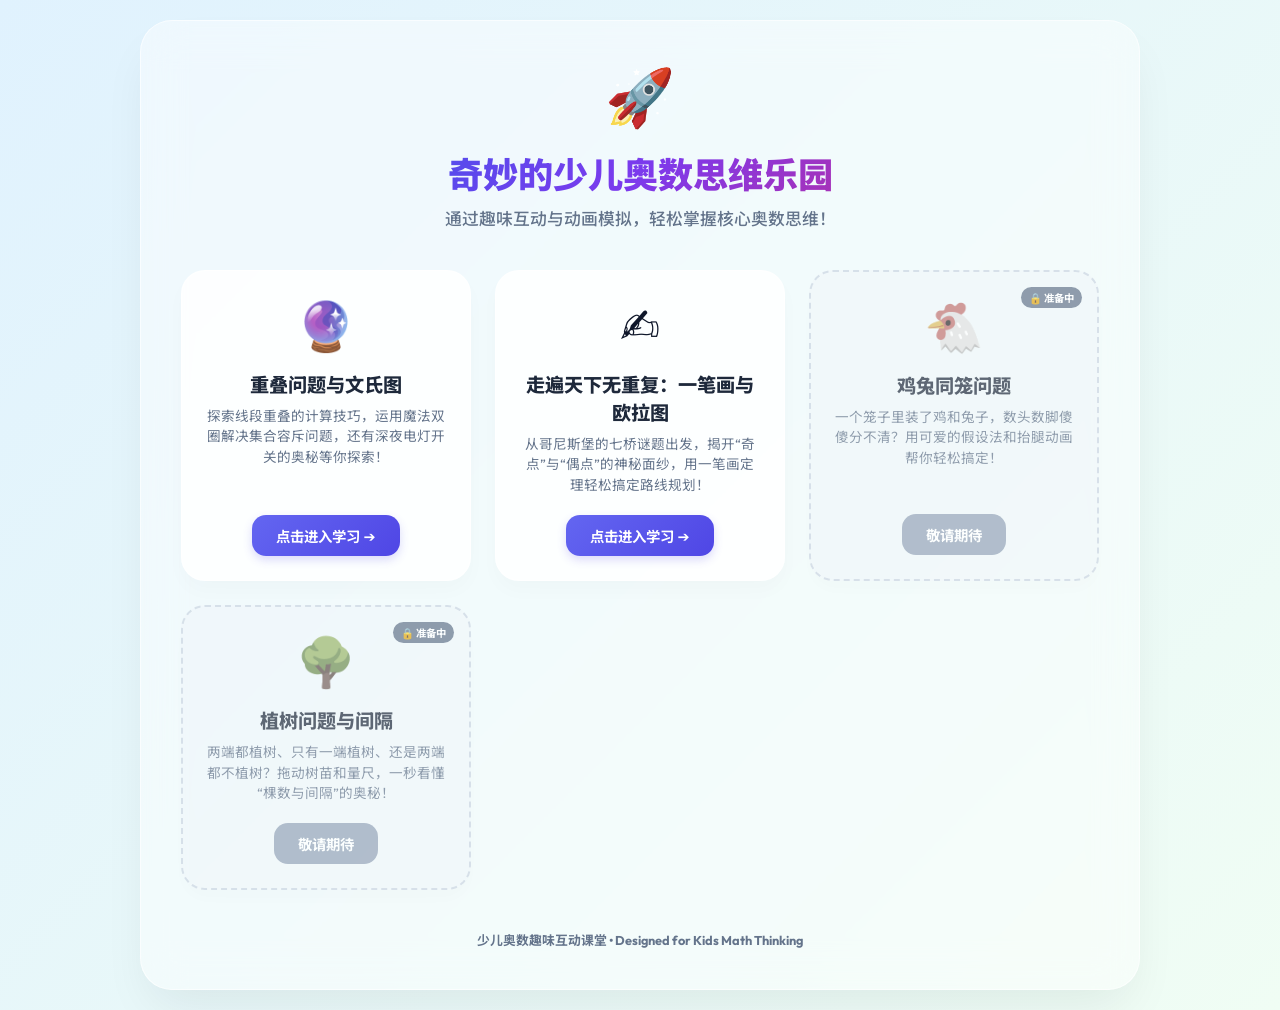
<file: index.html>
<!DOCTYPE html>
<html lang="zh-CN">
<head>
    <meta charset="UTF-8">
    <meta name="viewport" content="width=device-width, initial-scale=1.0">
    <title>奇妙的少儿奥数思维乐园 — 趣味互动课堂</title>
    <!-- Google Fonts -->
    <link rel="preconnect" href="https://fonts.googleapis.com">
    <link rel="preconnect" href="https://fonts.gstatic.com" crossorigin>
    <link href="https://fonts.googleapis.com/css2?family=Noto+Sans+SC:wght@400;700;900&family=Outfit:wght@400;600;800&display=swap" rel="stylesheet">
    <style>
        :root {
            --primary-gradient: linear-gradient(135deg, #6366f1, #4f46e5);
            --bg-gradient: linear-gradient(135deg, #e0f2fe, #f0fdf4);
            --text-main: #0f172a;
            --text-muted: #64748b;
        }

        * {
            box-sizing: border-box;
            margin: 0;
            padding: 0;
        }

        body {
            font-family: 'Outfit', 'Noto Sans SC', system-ui, -apple-system, sans-serif;
            background: var(--bg-gradient);
            color: var(--text-main);
            min-height: 100vh;
            display: flex;
            justify-content: center;
            align-items: center;
            padding: 20px;
        }

        .portal-container {
            width: 100%;
            max-width: 1000px;
            background: rgba(255, 255, 255, 0.45);
            backdrop-filter: blur(20px);
            -webkit-backdrop-filter: blur(20px);
            border: 1px solid rgba(255, 255, 255, 0.6);
            border-radius: 32px;
            padding: 40px;
            box-shadow: 0 25px 50px -12px rgba(15, 23, 42, 0.08);
            text-align: center;
        }

        header {
            margin-bottom: 40px;
        }

        .logo-emoji {
            font-size: 3.5rem;
            animation: float 3s ease-in-out infinite alternate;
            display: inline-block;
        }

        @keyframes float {
            0% { transform: translateY(0) rotate(0deg); }
            100% { transform: translateY(-10px) rotate(5deg); }
        }

        h1 {
            font-size: 2.2rem;
            font-weight: 900;
            margin-top: 15px;
            background: linear-gradient(135deg, #2563eb, #7c3aed, #db2777);
            -webkit-background-clip: text;
            -webkit-text-fill-color: transparent;
        }

        header p {
            font-size: 1.05rem;
            color: var(--text-muted);
            margin-top: 8px;
            font-weight: 500;
        }

        /* 课程网格 */
        .courses-grid {
            display: grid;
            grid-template-columns: repeat(auto-fill, minmax(280px, 1fr));
            gap: 24px;
            margin-bottom: 20px;
        }

        .course-card {
            background: rgba(255, 255, 255, 0.85);
            border: 1px solid rgba(255, 255, 255, 0.7);
            border-radius: 24px;
            padding: 24px;
            display: flex;
            flex-direction: column;
            align-items: center;
            text-align: center;
            box-shadow: 0 10px 20px rgba(15, 23, 42, 0.02);
            transition: all 0.3s cubic-bezier(0.175, 0.885, 0.32, 1.275);
            position: relative;
            overflow: hidden;
        }

        .course-card:hover {
            transform: translateY(-8px);
            box-shadow: 0 20px 30px rgba(79, 70, 229, 0.1);
            border-color: rgba(99, 102, 241, 0.4);
        }

        .course-emoji {
            font-size: 3rem;
            margin-bottom: 15px;
        }

        .course-card h3 {
            font-size: 1.2rem;
            font-weight: 800;
            margin-bottom: 8px;
            color: #1e293b;
        }

        .course-card p {
            font-size: 0.85rem;
            color: var(--text-muted);
            line-height: 1.5;
            margin-bottom: 20px;
            flex-grow: 1;
        }

        .enter-btn {
            display: inline-block;
            text-decoration: none;
            padding: 10px 24px;
            background: var(--primary-gradient);
            color: white;
            border-radius: 14px;
            font-weight: bold;
            font-size: 0.9rem;
            box-shadow: 0 4px 10px rgba(79, 70, 229, 0.2);
            transition: all 0.2s;
        }

        .enter-btn:hover {
            transform: scale(1.05);
            box-shadow: 0 6px 15px rgba(79, 70, 229, 0.35);
        }

        /* 锁定的关卡 */
        .course-card.locked {
            background: rgba(241, 245, 249, 0.6);
            border: 2px dashed #cbd5e1;
            opacity: 0.7;
            cursor: not-allowed;
        }

        .course-card.locked:hover {
            transform: none;
            box-shadow: none;
            border-color: #cbd5e1;
        }

        .lock-badge {
            position: absolute;
            top: 15px;
            right: 15px;
            background: #64748b;
            color: white;
            font-size: 0.65rem;
            padding: 3px 8px;
            border-radius: 20px;
            font-weight: bold;
            display: flex;
            align-items: center;
            gap: 4px;
        }

        .course-card.locked .enter-btn {
            background: #94a3b8;
            box-shadow: none;
            cursor: not-allowed;
        }

        footer {
            margin-top: 40px;
            font-size: 0.8rem;
            color: var(--text-muted);
            font-weight: bold;
        }
    </style>
</head>
<body>
    <div class="portal-container">
        <header>
            <span class="logo-emoji">🚀</span>
            <h1>奇妙的少儿奥数思维乐园</h1>
            <p>通过趣味互动与动画模拟，轻松掌握核心奥数思维！</p>
        </header>

        <div class="courses-grid">
            <!-- 关卡 1: 文氏图 (已上线) -->
            <div class="course-card">
                <div class="course-emoji">🔮</div>
                <h3>重叠问题与文氏图</h3>
                <p>探索线段重叠的计算技巧，运用魔法双圈解决集合容斥问题，还有深夜电灯开关的奥秘等你探索！</p>
                <a href="./文氏图/index.html" class="enter-btn">点击进入学习 ➔</a>
            </div>

            <!-- 关卡 2: 一笔画 (已上线) -->
            <div class="course-card">
                <div class="course-emoji">✍️</div>
                <h3>走遍天下无重复：一笔画与欧拉图</h3>
                <p>从哥尼斯堡的七桥谜题出发，揭开“奇点”与“偶点”的神秘面纱，用一笔画定理轻松搞定路线规划！</p>
                <a href="./一笔画/index.html" class="enter-btn">点击进入学习 ➔</a>
            </div>

            <!-- 关卡 3: 鸡兔同笼 (即将推出) -->
            <div class="course-card locked">
                <div class="lock-badge">🔒 准备中</div>
                <div class="course-emoji" style="filter: grayscale(0.5);">🐔</div>
                <h3>鸡兔同笼问题</h3>
                <p>一个笼子里装了鸡和兔子，数头数脚傻傻分不清？用可爱的假设法和抬腿动画帮你轻松搞定！</p>
                <a href="#" class="enter-btn" onclick="return false;">敬请期待</a>
            </div>

            <!-- 关卡 4: 植树问题 (即将推出) -->
            <div class="course-card locked">
                <div class="lock-badge">🔒 准备中</div>
                <div class="course-emoji" style="filter: grayscale(0.5);">🌳</div>
                <h3>植树问题与间隔</h3>
                <p>两端都植树、只有一端植树、还是两端都不植树？拖动树苗和量尺，一秒看懂“棵数与间隔”的奥秘！</p>
                <a href="#" class="enter-btn" onclick="return false;">敬请期待</a>
            </div>
        </div>

        <footer>
            <p>少儿奥数趣味互动课堂 • Designed for Kids Math Thinking</p>
        </footer>
    </div>
</body>
</html>
</file>
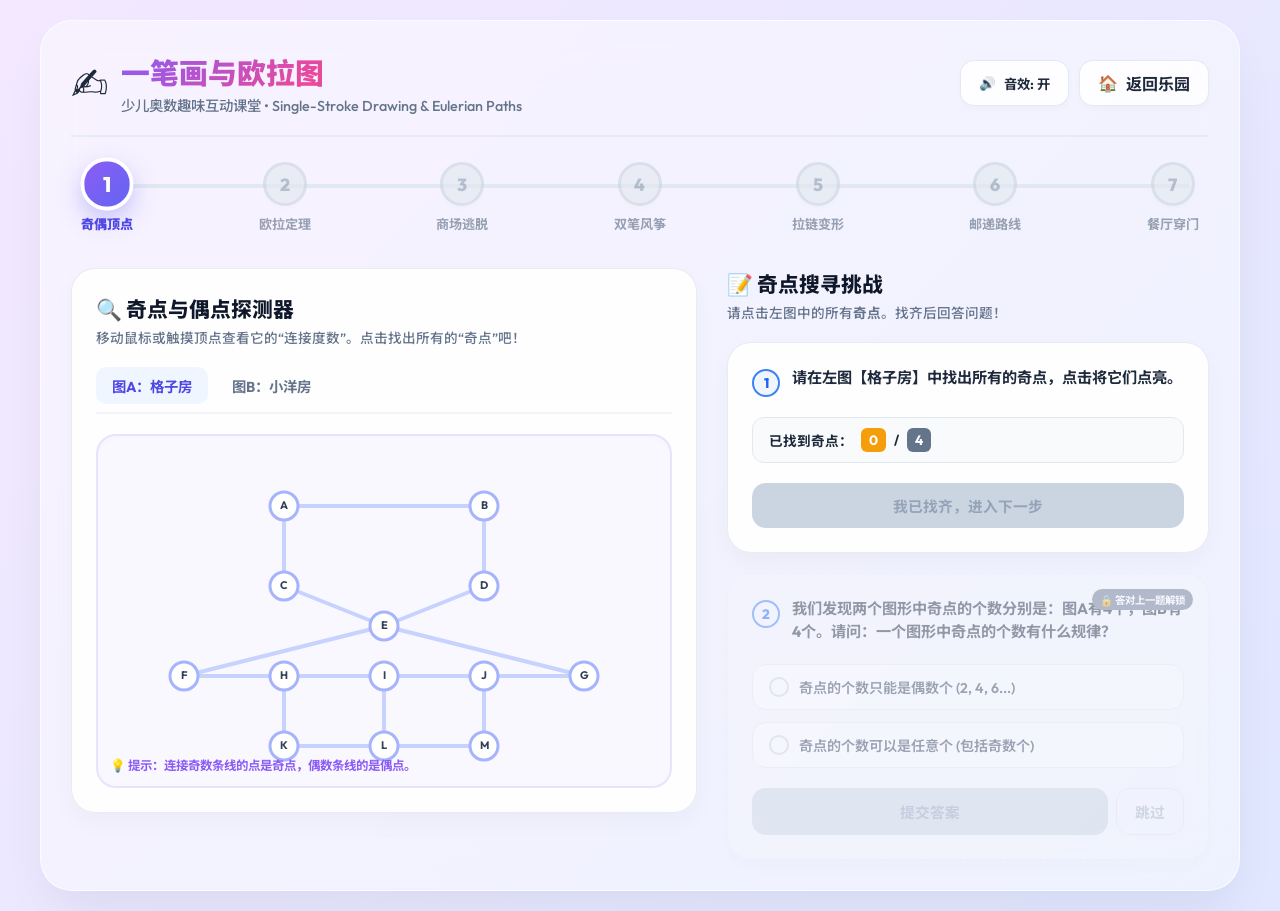
<file: 一笔画/index.html>
<!DOCTYPE html>
<html lang="zh-CN">
<head>
    <meta charset="UTF-8">
    <meta name="viewport" content="width=device-width, initial-scale=1.0">
    <title>走遍天下无重复：一笔画与欧拉图 — 少儿奥数趣味互动课堂</title>
    <!-- Google Fonts -->
    <link rel="preconnect" href="https://fonts.googleapis.com">
    <link rel="preconnect" href="https://fonts.gstatic.com" crossorigin>
    <link href="https://fonts.googleapis.com/css2?family=Noto+Sans+SC:wght@400;500;700;900&family=Outfit:wght@400;600;800&display=swap" rel="stylesheet">
    <link rel="stylesheet" href="style.css">
</head>
<body>
    <div class="app-container">
        <!-- 头部导航 -->
        <header class="app-header">
            <div class="logo">
                <span class="emoji">✍️</span>
                <div class="logo-text">
                    <h1>一笔画与欧拉图</h1>
                    <p>少儿奥数趣味互动课堂 • Single-Stroke Drawing & Eulerian Paths</p>
                </div>
            </div>
            <div class="header-controls">
                <button id="soundToggleBtn" class="glass-btn" title="开关音效">
                    <span class="icon">🔊</span> <span class="label">音效: 开</span>
                </button>
                <a href="../index.html" class="glass-btn back-btn">
                    <span class="icon">🏠</span> <span>返回乐园</span>
                </a>
            </div>
        </header>

        <!-- 关卡进度条 -->
        <nav class="level-nav">
            <div class="level-indicator active" data-level="1">
                <div class="dot">1</div>
                <span>奇偶顶点</span>
            </div>
            <div class="level-indicator locked" data-level="2">
                <div class="dot">2</div>
                <span>欧拉定理</span>
            </div>
            <div class="level-indicator locked" data-level="3">
                <div class="dot">3</div>
                <span>商场逃脱</span>
            </div>
            <div class="level-indicator locked" data-level="4">
                <div class="dot">4</div>
                <span>双笔风筝</span>
            </div>
            <div class="level-indicator locked" data-level="5">
                <div class="dot">5</div>
                <span>拉链变形</span>
            </div>
            <div class="level-indicator locked" data-level="6">
                <div class="dot">6</div>
                <span>邮递路线</span>
            </div>
            <div class="level-indicator locked" data-level="7">
                <div class="dot">7</div>
                <span>餐厅穿门</span>
            </div>
        </nav>

        <!-- 主内容区域 -->
        <main class="main-content">
            
            <!-- LEVEL 1: 认识奇点与偶点 -->
            <section id="level-1" class="level-panel active">
                <div class="panel-layout">
                    <div class="visual-area">
                        <div class="card-header">
                            <h3>🔍 奇点与偶点探测器</h3>
                            <p>移动鼠标或触摸顶点查看它的“连接度数”。点击找出所有的“奇点”吧！</p>
                        </div>
                        <div class="graph-tabs">
                            <button id="l1-tab-a" class="tab-btn active">图A：格子房</button>
                            <button id="l1-tab-b" class="tab-btn">图B：小洋房</button>
                        </div>
                        <div class="interactive-stage">
                            <!-- 画布区 -->
                            <div class="canvas-container">
                                <canvas id="l1-canvas" width="500" height="350"></canvas>
                                <div class="pulse-tip" id="l1-pulse-tip">💡 提示：连接奇数条线的点是奇点，偶数条线的是偶点。</div>
                            </div>
                        </div>
                    </div>

                    <div class="quiz-area">
                        <div class="card-header">
                            <h3>📝 奇点搜寻挑战</h3>
                            <p>请点击左图中的所有<b>奇点</b>。找齐后回答问题！</p>
                        </div>
                        
                        <!-- 阶段一: 找奇点 -->
                        <div class="quiz-card" id="l1-q1-card">
                            <div class="quiz-question">
                                <span class="q-num">1</span>
                                <p id="l1-q1-text">请在左图【格子房】中找出所有的奇点，点击将它们点亮。</p>
                            </div>
                            <div class="status-counter">
                                <span>已找到奇点：</span>
                                <span id="l1-odd-found" class="badge warning">0</span> / <span id="l1-odd-total" class="badge">4</span>
                            </div>
                            <div class="quiz-answer">
                                <button onclick="checkL1ClickPhase()" id="l1-check-btn" class="check-btn" disabled>我已找齐，进入下一步</button>
                            </div>
                            <div class="quiz-feedback" id="l1-feedback-1"></div>
                        </div>

                        <!-- 阶段二: 选择判断 -->
                        <div class="quiz-card locked" id="l1-q2-card">
                            <div class="quiz-question">
                                <span class="q-num">2</span>
                                <p>我们发现两个图形中奇点的个数分别是：图A有4个，图B有4个。请问：一个图形中奇点的个数有什么规律？</p>
                            </div>
                            <div class="radio-group">
                                <label class="radio-label">
                                    <input type="radio" name="l1-q2" value="A" disabled>
                                    <span class="custom-radio"></span>
                                    <span>奇点的个数只能是偶数个 (2, 4, 6...)</span>
                                </label>
                                <label class="radio-label">
                                    <input type="radio" name="l1-q2" value="B" disabled>
                                    <span class="custom-radio"></span>
                                    <span>奇点的个数可以是任意个 (包括奇数个)</span>
                                </label>
                            </div>
                            <div class="quiz-answer">
                                <button id="l1-q2-btn" onclick="checkL1Radio()" class="check-btn" disabled>提交答案</button>
                                <button onclick="skipL1()" class="skip-btn" id="l1-skip-btn" disabled>跳过</button>
                            </div>
                            <div class="quiz-feedback" id="l1-feedback-2"></div>
                        </div>
                    </div>
                </div>
            </section>

            <!-- LEVEL 2: 欧拉的一笔画秘籍 -->
            <section id="level-2" class="level-panel">
                <div class="panel-layout">
                    <div class="visual-area">
                        <div class="card-header">
                            <h3>🪄 一笔画神奇画布</h3>
                            <p>选择一个图形，尝试在画布上“一笔画”画出来！</p>
                        </div>
                        <div class="graph-selector">
                            <button class="selector-btn active" data-graph="butterfly">🦋 蝴蝶</button>
                            <button class="selector-btn" data-graph="fan">🪁 扇子</button>
                            <button class="selector-btn" data-graph="cpipe">🧲 C形管</button>
                            <button class="selector-btn" data-graph="cup">🥛 马克杯</button>
                        </div>
                        <div class="interactive-stage">
                            <div class="canvas-container">
                                <canvas id="l2-canvas" width="500" height="320"></canvas>
                                <div class="canvas-overlay-buttons">
                                    <button id="l2-reset" class="glass-btn mini"><span class="icon">🔄</span> 重画</button>
                                    <button id="l2-explain" class="glass-btn mini warning"><span class="icon">🩺</span> 欧拉医生诊断</button>
                                </div>
                            </div>
                        </div>
                        <!-- 诊断解释面板 -->
                        <div class="explain-box" id="l2-explain-box" style="display:none;">
                            <!-- 动态解释 -->
                        </div>
                    </div>

                    <div class="quiz-area">
                        <div class="card-header">
                            <h3>📝 一笔画规律挑战</h3>
                            <p>试画不同的图形，找出能被一笔画成的奥秘！</p>
                        </div>
                        
                        <div class="quiz-card" id="l2-q1-card">
                            <div class="quiz-question">
                                <span class="q-num">1</span>
                                <p>仔细观察并画一画这四个图形。下面哪个（些）图形可以被“一笔画”画出来？（多选）</p>
                            </div>
                            <div class="checkbox-group">
                                <label class="checkbox-label">
                                    <input type="checkbox" name="l2-q1" value="butterfly">
                                    <span class="custom-checkbox"></span>
                                    <span>蝴蝶 (奇点数: 4)</span>
                                </label>
                                <label class="checkbox-label">
                                    <input type="checkbox" name="l2-q1" value="fan">
                                    <span class="custom-checkbox"></span>
                                    <span>扇子 (奇点数: 4)</span>
                                </label>
                                <label class="checkbox-label">
                                    <input type="checkbox" name="l2-q1" value="cpipe">
                                    <span class="custom-checkbox"></span>
                                    <span>C形管 (奇点数: 2)</span>
                                </label>
                                <label class="checkbox-label">
                                    <input type="checkbox" name="l2-q1" value="cup">
                                    <span class="custom-checkbox"></span>
                                    <span>马克杯 (奇点数: 4)</span>
                                </label>
                            </div>
                            <div class="quiz-answer">
                                <button onclick="checkL2()" class="check-btn">检查答案</button>
                                <button onclick="skipL2()" class="skip-btn">跳过</button>
                            </div>
                            <div class="quiz-feedback" id="l2-feedback"></div>
                            
                            <div class="rule-summary-box" id="l2-rule-summary" style="display:none;">
                                <h4>💡 欧拉一笔画定理：</h4>
                                <p>1. <b>没有奇点（0个奇点）</b>的连通图形：一定可以一笔画，且<b>起点就是终点</b>！</p>
                                <p>2. <b>只有2个奇点</b>的连通图形：一定可以一笔画，但必须<b>从一个奇点出发，画到另一个奇点结束</b>！</p>
                                <p>3. <b>超过2个奇点</b>的图形：<b>绝对无法</b>一笔画完！</p>
                            </div>
                        </div>
                    </div>
                </div>
            </section>

            <!-- LEVEL 3: 商场通道大搜救 -->
            <section id="level-3" class="level-panel">
                <div class="panel-layout">
                    <div class="visual-area">
                        <div class="card-header">
                            <h3>🛒 商场迷宫一笔画</h3>
                            <p>顾客想不重复地走遍商场的每条通道。拖动顾客头像开始走吧！</p>
                        </div>
                        <div class="interactive-stage">
                            <div class="canvas-container">
                                <canvas id="l3-canvas" width="500" height="350"></canvas>
                                <div class="canvas-overlay-buttons">
                                    <button id="l3-reset" class="glass-btn mini"><span class="icon">🔄</span> 重新走</button>
                                </div>
                                <div class="visitor-bubble" id="l3-bubble" style="display:none;"></div>
                            </div>
                        </div>
                    </div>

                    <div class="quiz-area">
                        <div class="card-header">
                            <h3>📝 逃脱规划思考</h3>
                            <p>应用欧拉定理，规划出正确的进出大门吧！</p>
                        </div>
                        
                        <div class="quiz-card" id="l3-q1-card">
                            <div class="quiz-question">
                                <span class="q-num">1</span>
                                <p>这个商场平面图中，哪些点是<b>奇点</b>？要想一次不重复走完所有通道，应该从哪几个门进出？</p>
                            </div>
                            <div class="radio-group">
                                <label class="radio-label">
                                    <input type="radio" name="l3-q1" value="A">
                                    <span class="custom-radio"></span>
                                    <span>A和E是奇点，A进E出</span>
                                </label>
                                <label class="radio-label">
                                    <input type="radio" name="l3-q1" value="B">
                                    <span class="custom-radio"></span>
                                    <span>C和D是奇点，C进D出 (或D进C出)</span>
                                </label>
                                <label class="radio-label">
                                    <input type="radio" name="l3-q1" value="C">
                                    <span class="custom-radio"></span>
                                    <span>全部是偶点，任何门进出都可以</span>
                                </label>
                            </div>
                            <div class="quiz-answer">
                                <button onclick="checkL3()" class="check-btn">检查并解锁画线</button>
                                <button onclick="skipL3()" class="skip-btn">跳过</button>
                            </div>
                            <div class="quiz-feedback" id="l3-feedback"></div>
                            <div class="hint-action" id="l3-hint-action" style="display:none;">
                                <p class="success-text">🎉 答对啦！因为C和D是仅有的两个奇点，所以必须从C出发，在D结束（或反过来）。请在左图拖动小人走一遍吧！</p>
                            </div>
                        </div>
                    </div>
                </div>
            </section>

            <!-- LEVEL 4: 双色两笔画风筝 -->
            <section id="level-4" class="level-panel">
                <div class="panel-layout">
                    <div class="visual-area">
                        <div class="card-header">
                            <h3>🪁 风筝多笔画挑战</h3>
                            <p>试着用最少的笔数把风筝画完！第一笔是蓝色，第二笔是紫色哦！</p>
                        </div>
                        <div class="interactive-stage">
                            <div class="canvas-container">
                                <canvas id="l4-canvas" width="500" height="350"></canvas>
                                <div class="canvas-overlay-buttons">
                                    <button id="l4-reset" class="glass-btn mini"><span class="icon">🔄</span> 重来</button>
                                    <button id="l4-next-stroke" class="glass-btn mini primary" disabled><span class="icon">✏️</span> 开始下一笔</button>
                                </div>
                            </div>
                        </div>
                    </div>

                    <div class="quiz-area">
                        <div class="card-header">
                            <h3>📝 笔数计算与绘制</h3>
                            <p>多奇点图形要用几笔画完呢？这里有神奇的公式！</p>
                        </div>
                        
                        <div class="quiz-card" id="l4-q1-card">
                            <div class="quiz-question">
                                <span class="q-num">1</span>
                                <p>仔细观察左边的风筝。数数它有几个奇点？这个风筝至少需要几笔才能全部画出来？</p>
                            </div>
                            <div class="input-row">
                                <span>奇点数：</span>
                                <input type="number" id="l4-input-odds" placeholder="输入数量">
                                <span>个， 至少需要：</span>
                                <input type="number" id="l4-input-strokes" placeholder="输入笔数">
                                <span>笔</span>
                            </div>
                            <div class="quiz-answer">
                                <button onclick="checkL4Answers()" class="check-btn">检查答案</button>
                                <button onclick="skipL4()" class="skip-btn">跳过</button>
                            </div>
                            <div class="quiz-feedback" id="l4-feedback"></div>
                            
                            <div class="rule-summary-box" id="l4-rule-summary" style="display:none;">
                                <h4>💡 奇数点与多笔画定理：</h4>
                                <p>如果一个连通图形有 $2k$ 个奇点，那么画完它最少需要 **$k$ 笔**！</p>
                                <p class="formula-box-inline">最小笔数 = 奇点数 ÷ 2</p>
                                <p>所以这个风筝有 **4** 个奇点，最少需要 **4 ÷ 2 = 2 笔** 就能画完！请在左侧挑战“用2笔走完所有线条”吧！</p>
                            </div>
                        </div>
                    </div>
                </div>
            </section>

            <!-- LEVEL 5: 盒子的“拉链”变形记 -->
            <section id="level-5" class="level-panel">
                <div class="panel-layout">
                    <div class="visual-area">
                        <div class="card-header">
                            <h3>📦 立体魔盒：拉链与剪刀</h3>
                            <p>点击切换模式，添加或剪断线段。看顶点如何由红变绿，把它改造成能一笔画的图形！</p>
                        </div>
                        <div class="tool-selector">
                            <button id="l5-tool-add" class="tab-btn active">➕ 增加线段 (拉链模式)</button>
                            <button id="l5-tool-del" class="tab-btn">✂️ 剪断线段 (剪刀模式)</button>
                            <button id="l5-reset" class="glass-btn mini" style="margin-left: auto;">🔄 重置盒子</button>
                        </div>
                        <div class="interactive-stage">
                            <div class="canvas-container">
                                <canvas id="l5-canvas" width="500" height="350"></canvas>
                                <div class="status-counter-floating">
                                    <span>当前奇点数：</span>
                                    <span id="l5-odds-count" class="badge error">8</span>
                                    <span>，是否能一笔画：</span>
                                    <span id="l5-draw-status" class="badge">不能 ❌</span>
                                </div>
                            </div>
                        </div>
                    </div>

                    <div class="quiz-area">
                        <div class="card-header">
                            <h3>📝 改良图形大挑战</h3>
                            <p>找出最少添加或去掉线段的方案！</p>
                        </div>
                        
                        <div class="quiz-card" id="l5-q1-card">
                            <div class="quiz-question">
                                <span class="q-num">1</span>
                                <p>小明画的这个盒子有 8 个奇点。要想一笔画完它：<br>
                                ① 若要<b>去掉</b>线段，最少去掉几条？<br>
                                ② 若要<b>增加</b>线段，最少增加几条？</p>
                            </div>
                            <div class="input-row">
                                <span>最少去掉：</span>
                                <input type="number" id="l5-input-del" placeholder="数量">
                                <span>条； 最少增加：</span>
                                <input type="number" id="l5-input-add" placeholder="数量">
                                <span>条</span>
                            </div>
                            <div class="quiz-answer">
                                <button onclick="checkL5Answers()" class="check-btn">检查答案</button>
                                <button onclick="skipL5()" class="skip-btn">跳过</button>
                            </div>
                            <div class="quiz-feedback" id="l5-feedback"></div>
                            
                            <div class="rule-summary-box" id="l5-rule-summary" style="display:none;">
                                <h4>💡 奇偶转换原理：</h4>
                                <p>增加或减少一条线段，会<b>同时改变它连接的两个端点的度数奇偶性</b>。</p>
                                <p>图中有8个奇点，一笔画最多只允许有2个奇点。因此我们需要消除 **8 - 2 = 6** 个奇点。</p>
                                <p>因为每一条线段的改变可以消去 2 个奇点，所以最少需要改变 **6 ÷ 2 = 3** 条线段！请在左侧点击连线/删线试一试！</p>
                            </div>
                        </div>
                    </div>
                </div>
            </section>

            <!-- LEVEL 6: 城市清道夫与里程表 -->
            <section id="level-6" class="level-panel">
                <div class="panel-layout">
                    <div class="visual-area">
                        <div class="card-header">
                            <h3>🚚 最佳邮递/清扫路线模拟</h3>
                            <p>清扫车/邮递员必须从“邮局”出发，走遍所有街道并<b>回到邮局</b>。点击街道使车重复走一遍，把所有奇点消灭吧！</p>
                        </div>
                        <div class="interactive-stage">
                            <div class="canvas-container">
                                <canvas id="l6-canvas" width="500" height="350"></canvas>
                                <div class="canvas-overlay-buttons">
                                    <button id="l6-reset" class="glass-btn mini"><span class="icon">🔄</span> 重置路线</button>
                                </div>
                            </div>
                        </div>
                        <!-- 里程表和奇点监控 -->
                        <div class="dashboard-box">
                            <div class="dashboard-item">
                                <span class="dash-label">剩余奇点数</span>
                                <span class="dash-value" id="l6-odds-val">8</span>
                                <span class="dash-unit">个 (目标: 0)</span>
                            </div>
                            <div class="dashboard-item">
                                <span class="dash-label">重复路程</span>
                                <span class="dash-value text-warn" id="l6-dup-val">0</span>
                                <span class="dash-unit">km</span>
                            </div>
                            <div class="dashboard-item">
                                <span class="dash-label">总行驶里程</span>
                                <div class="odometer-container">
                                    <span class="dash-value text-success" id="l6-total-val">26</span>
                                </div>
                                <span class="dash-unit">km (最优: 30)</span>
                            </div>
                        </div>
                    </div>

                    <div class="quiz-area">
                        <div class="card-header">
                            <h3>📝 邮政路线最优化</h3>
                            <p>算出最佳全程，帮邮递员叔叔省省力吧！</p>
                        </div>
                        
                        <div class="quiz-card" id="l6-q1-card">
                            <div class="quiz-question">
                                <span class="q-num">1</span>
                                <p>由于需要走遍每条街并回到邮局，所以图中不能有奇点（所有点在重复走后必须变成偶点）。要想重复走的路程最短，全程一共是多少千米？</p>
                            </div>
                            <div class="quiz-answer">
                                <input type="number" id="l6-input-ans" placeholder="输入数字">
                                <span>千米</span>
                                <button onclick="checkL6Answers()" class="check-btn">检查答案</button>
                                <button onclick="skipL6()" class="skip-btn">跳过</button>
                            </div>
                            <div class="quiz-feedback" id="l6-feedback"></div>
                            
                            <div class="rule-summary-box" id="l6-rule-summary" style="display:none;">
                                <h4>💡 最佳邮路秘籍：</h4>
                                <p>为了使所有8个奇点变成偶点，我们需要在奇点之间重复连线（重复清扫）。要想重复距离最短，应该配对距离最近 of 奇点：</p>
                                <p>1. 上方横向重复 1km，下方横向重复 1km。</p>
                                <p>2. 右侧环形盒子的左右两个竖段各重复 1km。</p>
                                <p>重复的总长度为 **4km**。所以最短全程为原始总长 **26km + 4km = 30km**！请在左侧点击重复路线，让奇点数归零吧！</p>
                            </div>
                        </div>
                    </div>
                </div>
            </section>

            <!-- LEVEL 7: 小吃货穿门挑战 -->
            <section id="level-7" class="level-panel">
                <div class="panel-layout">
                    <div class="visual-area">
                        <div class="card-header">
                            <h3>🐰 餐厅小吃货穿门大冒险</h3>
                            <p>餐厅有5个小厅和9扇门。你可以选择关闭某一扇门，然后带兔子吃光其余所有门上的饼干！</p>
                        </div>
                        <div class="interactive-stage">
                            <div class="canvas-container">
                                <canvas id="l7-canvas" width="500" height="350"></canvas>
                                <div class="canvas-overlay-buttons">
                                    <button id="l7-reset" class="glass-btn mini"><span class="icon">🔄</span> 重置关卡</button>
                                </div>
                                <div class="visitor-bubble" id="l7-bubble" style="display:none;"></div>
                            </div>
                        </div>
                    </div>

                    <div class="quiz-area">
                        <div class="card-header">
                            <h3>📝 迷宫改造师</h3>
                            <p>分析房间门数，做出你的选择！</p>
                        </div>
                        
                        <div class="quiz-card" id="l7-q1-card">
                            <div class="quiz-question">
                                <span class="q-num">1</span>
                                <p>从入口1（D房）进入餐厅，能否一次不重复穿过所有9扇门？如果不能，关闭哪一扇门就可以办到？</p>
                            </div>
                            <div class="radio-group">
                                <label class="radio-label">
                                    <input type="radio" name="l7-q1" value="no-close">
                                    <span class="custom-radio"></span>
                                    <span>可以直接走完，不需要关门</span>
                                </label>
                                <label class="radio-label">
                                    <input type="radio" name="l7-q1" value="close-3">
                                    <span class="custom-radio"></span>
                                    <span>不能走完，必须关闭3号门 (或4号门)</span>
                                </label>
                                <label class="radio-label">
                                    <input type="radio" name="l7-q1" value="close-7">
                                    <span class="custom-radio"></span>
                                    <span>不能走完，必须关闭7号门 (或6号门)</span>
                                </label>
                            </div>
                            <div class="quiz-answer">
                                <button onclick="checkL7Answers()" class="check-btn">确定选择并改造餐厅</button>
                                <button onclick="skipL7()" class="skip-btn">跳过</button>
                            </div>
                            <div class="quiz-feedback" id="l7-feedback"></div>
                            
                            <div class="rule-summary-box" id="l7-rule-summary" style="display:none;">
                                <h4>💡 穿门挑战原理解密：</h4>
                                <p>将五个大厅和室外看作点，门看作线。我们统计各房间的门数（度数）：</p>
                                <p>- 室外: 1扇门 (奇)；A厅: 3扇门 (奇)；B厅: 3扇门 (奇)；E厅: 3扇门 (奇)。共有 4 个奇点，因此无法直接一笔画。</p>
                                <p>如果要能从入口1（室外）出发走完：室外（奇点，度数1）必须保留为起点。因此我们需要把剩下的 A, B, E 三个奇点中的两个变成偶点。</p>
                                <p>关闭 A 和 B 之间的 **3号门**（或 B 和 E 之间的 **4号门**），可以把它们的门数都减少1，变成偶点！这样就只剩下室外 and 另一个厅是奇点，大功告成！快点击左图对应的门关闭，然后拖动兔子完成路线吧！</p>
                            </div>
                        </div>
                    </div>
                </div>
            </main>

            <!-- 通关贺卡 (全课通关时显示) -->
            <div class="victory-overlay" id="victoryOverlay" style="display:none;">
                <div class="victory-card">
                    <span class="trophy">🏆</span>
                    <h2>恭喜通关《一笔画与欧拉图》！</h2>
                    <p>你已经完全掌握了“奇点”与“偶点”的奥秘，解开了哥尼斯堡七桥的历史难题，还帮邮递员规划了最佳路线！你真是太棒了！</p>
                    <button onclick="restartCourse()" class="glass-btn primary">再玩一次</button>
                </div>
            </div>
        </div>
    </div>

    <!-- 粒子爆炸画布 -->
    <canvas id="particle-canvas" style="position:fixed; top:0; left:0; pointer-events:none; z-index:9999; width:100%; height:100%;"></canvas>

    <script src="script.js"></script>
</body>
</html>
</file>
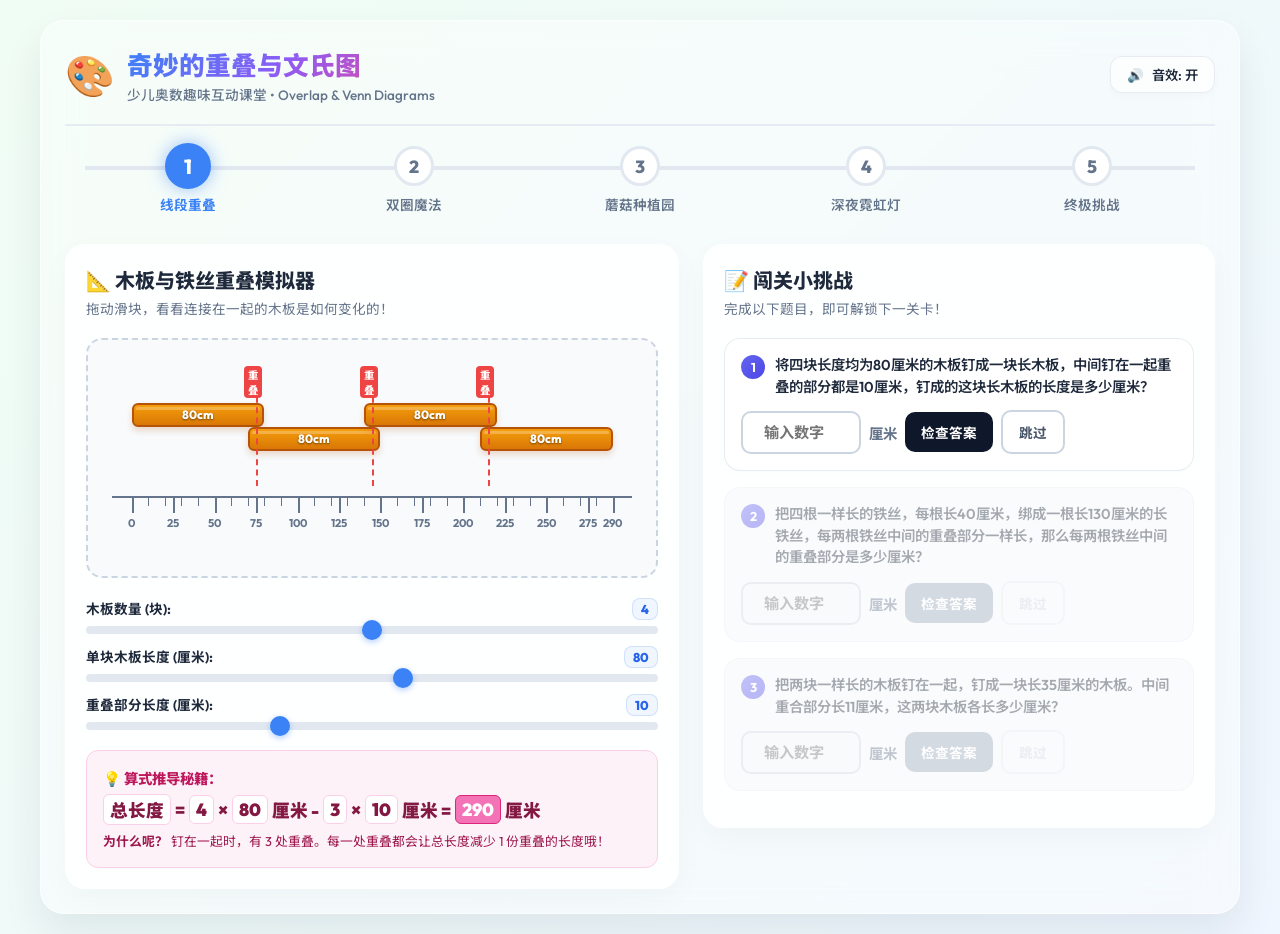
<file: 文氏图/index.html>
<!DOCTYPE html>
<html lang="zh-CN">
<head>
    <meta charset="UTF-8">
    <meta name="viewport" content="width=device-width, initial-scale=1.0">
    <title>奇妙的重叠与文氏图 — 少儿奥数趣味互动课堂</title>
    <!-- Google Fonts -->
    <link rel="preconnect" href="https://fonts.googleapis.com">
    <link rel="preconnect" href="https://fonts.gstatic.com" crossorigin>
    <link href="https://fonts.googleapis.com/css2?family=Noto+Sans+SC:wght@400;500;700;900&family=Outfit:wght@400;600;800&display=swap" rel="stylesheet">
    <link rel="stylesheet" href="style.css">
</head>
<body>
    <div class="app-container">
        <!-- 头部导航 -->
        <header class="app-header">
            <div class="logo">
                <span class="emoji">🎨</span>
                <div class="logo-text">
                    <h1>奇妙的重叠与文氏图</h1>
                    <p>少儿奥数趣味互动课堂 • Overlap & Venn Diagrams</p>
                </div>
            </div>
            <div class="sound-control">
                <button id="soundToggleBtn" class="glass-btn" title="开关音效">
                    <span class="icon">🔊</span> <span class="label">音效: 开</span>
                </button>
            </div>
        </header>

        <!-- 关卡进度条 -->
        <nav class="level-nav">
            <div class="level-indicator active" data-level="1">
                <div class="dot">1</div>
                <span>线段重叠</span>
            </div>
            <div class="level-indicator" data-level="2">
                <div class="dot">2</div>
                <span>双圈魔法</span>
            </div>
            <div class="level-indicator" data-level="3">
                <div class="dot">3</div>
                <span>蘑菇种植园</span>
            </div>
            <div class="level-indicator" data-level="4">
                <div class="dot">4</div>
                <span>深夜霓虹灯</span>
            </div>
            <div class="level-indicator" data-level="5">
                <div class="dot">5</div>
                <span>终极挑战</span>
            </div>
        </nav>

        <!-- 主内容区域 -->
        <main class="main-content">
            
            <!-- LEVEL 1: 线段重叠的秘密 -->
            <section id="level-1" class="level-panel active">
                <div class="panel-layout">
                    <div class="visual-area">
                        <div class="card-header">
                            <h3>📐 木板与铁丝重叠模拟器</h3>
                            <p>拖动滑块，看看连接在一起的木板是如何变化的！</p>
                        </div>
                        <div class="interactive-stage">
                            <!-- 木板动画画布 -->
                            <div class="wooden-board-simulator">
                                <div class="board-container" id="boardContainer">
                                    <!-- JS 动态渲染木板 -->
                                </div>
                                <div class="ruler-x" id="rulerX">
                                    <!-- 刻度尺 -->
                                </div>
                            </div>
                        </div>
                        <!-- 控制面板 -->
                        <div class="control-box">
                            <div class="control-group">
                                <label for="boardCountRange">木板数量 (块): <span id="boardCountVal" class="badge">4</span></label>
                                <input type="range" id="boardCountRange" min="2" max="6" value="4" step="1">
                            </div>
                            <div class="control-group">
                                <label for="boardLengthRange">单块木板长度 (厘米): <span id="boardLengthVal" class="badge">80</span></label>
                                <input type="range" id="boardLengthRange" min="30" max="120" value="80" step="5">
                            </div>
                            <div class="control-group">
                                <label for="overlapRange">重叠部分长度 (厘米): <span id="overlapVal" class="badge">10</span></label>
                                <input type="range" id="overlapRange" min="0" max="30" value="10" step="1">
                            </div>
                        </div>
                        <!-- 动态算式 -->
                        <div class="formula-box">
                            <div class="formula-title">💡 算式推导秘籍：</div>
                            <div class="formula-text">
                                <span class="calc-part">总长度</span> = 
                                <span class="calc-part" id="f-count">4</span> × <span class="calc-part" id="f-length">80</span> 厘米 - 
                                <span class="calc-part" id="f-overlap-count">3</span> × <span class="calc-part" id="f-overlap">10</span> 厘米 = 
                                <span class="calc-part result" id="f-result">290</span> 厘米
                            </div>
                            <div class="formula-explain">
                                <b>为什么呢？</b> 钉在一起时，有 <span id="f-overlap-count-text">3</span> 处重叠。每一处重叠都会让总长度减少 1 份重叠的长度哦！
                            </div>
                        </div>
                    </div>

                    <div class="quiz-area">
                        <div class="card-header">
                            <h3>📝 闯关小挑战</h3>
                            <p>完成以下题目，即可解锁下一关卡！</p>
                        </div>
                        
                        <!-- 题目 1 -->
                        <div class="quiz-card" id="q1-card">
                            <div class="quiz-question">
                                <span class="q-num">1</span>
                                <p>将四块长度均为80厘米的木板钉成一块长木板，中间钉在一起重叠的部分都是10厘米，钉成的这块长木板的长度是多少厘米？</p>
                            </div>
                            <div class="quiz-answer">
                                <input type="number" id="q1-input" placeholder="输入数字">
                                <span>厘米</span>
                                <button onclick="checkQuestion('q1', 290)" class="check-btn">检查答案</button>
                                <button onclick="skipQuestion('q1', 290)" class="skip-btn">跳过</button>
                            </div>
                            <div class="quiz-feedback" id="q1-feedback"></div>
                        </div>

                        <!-- 题目 2 -->
                        <div class="quiz-card locked" id="q2-card">
                            <div class="quiz-question">
                                <span class="q-num">2</span>
                                <p>把四根一样长的铁丝，每根长40厘米，绑成一根长130厘米的长铁丝，每两根铁丝中间的重叠部分一样长，那么每两根铁丝中间的重叠部分是多少厘米？</p>
                            </div>
                            <div class="quiz-answer">
                                <input type="number" id="q2-input" placeholder="输入数字" disabled>
                                <span>厘米</span>
                                <button onclick="checkQuestion('q2', 10)" class="check-btn" disabled>检查答案</button>
                                <button onclick="skipQuestion('q2', 10)" class="skip-btn" disabled>跳过</button>
                            </div>
                            <div class="quiz-feedback" id="q2-feedback"></div>
                        </div>

                        <!-- 题目 3 -->
                        <div class="quiz-card locked" id="q3-card">
                            <div class="quiz-question">
                                <span class="q-num">3</span>
                                <p>把两块一样长的木板钉在一起，钉成一块长35厘米的木板。中间重合部分长11厘米，这两块木板各长多少厘米？</p>
                            </div>
                            <div class="quiz-answer">
                                <input type="number" id="q3-input" placeholder="输入数字" disabled>
                                <span>厘米</span>
                                <button onclick="checkQuestion('q3', 23)" class="check-btn" disabled>检查答案</button>
                                <button onclick="skipQuestion('q3', 23)" class="skip-btn" disabled>跳过</button>
                            </div>
                            <div class="quiz-feedback" id="q3-feedback"></div>
                            <!-- 题目3 专用的交互解密按钮 -->
                            <div class="hint-action" style="display:none;" id="q3-hint-action">
                                <button onclick="toggleQ3Demo()" class="hint-btn">💡 点击查看动画解密</button>
                                <div class="q3-demo-box" id="q3DemoBox" style="display:none;">
                                    <div class="q3-wood-row">
                                        <div class="q3-board" style="width: 115px;">木板 A (23)</div>
                                        <div class="q3-board" style="width: 115px; margin-left: -55px;">木板 B (23)</div>
                                    </div>
                                    <div class="q3-arrow-row">
                                        <span>←--------- 钉成总长 35 厘米 ---------→</span>
                                    </div>
                                    <p class="explain-text">如果我们将重合部分（11厘米）再多加一份，正好可以拼成两块完整的木板！</p>
                                    <p class="formula-text">两块木板的总长度 = 35 + 11 = 46 厘米<br>单块木板的长度 = 46 ÷ 2 = 23 厘米</p>
                                </div>
                            </div>
                        </div>
                    </div>
                </div>
            </section>

            <!-- LEVEL 2: 初识文氏图 - 两个圈圈的魔法 -->
            <section id="level-2" class="level-panel">
                <div class="panel-layout">
                    <div class="visual-area">
                        <div class="card-header">
                            <h3>🔮 文氏图魔法圈圈模拟器</h3>
                            <p>鼠标悬停在不同区域，看看它们代表哪些同学！</p>
                        </div>
                        <div class="interactive-stage venn-stage">
                            <!-- SVG 文氏图 -->
                            <div class="venn-wrapper">
                                <svg viewBox="0 0 500 350" width="100%" height="100%" id="vennSvg">
                                    <defs>
                                        <!-- 阴影滤镜 -->
                                        <filter id="shadow" x="-10%" y="-10%" width="120%" height="120%">
                                            <feDropShadow dx="0" dy="8" stdDeviation="8" flood-color="#0f172a" flood-opacity="0.15" />
                                        </filter>
                                    </defs>
                                    <!-- 外部矩形（全班） -->
                                    <rect x="10" y="10" width="480" height="330" rx="15" fill="#f8fafc" stroke="#e2e8f0" stroke-width="3" id="vennOuterRect" />
                                    <text x="30" y="40" fill="#64748b" font-weight="bold" font-size="14">全班同学 (总人数)</text>
                                    
                                    <!-- 圈 A -->
                                    <circle cx="190" cy="180" r="100" fill="url(#gradA)" stroke="#3b82f6" stroke-width="4" opacity="0.75" class="venn-circle" id="circleA" />
                                    <!-- 圈 B -->
                                    <circle cx="310" cy="180" r="100" fill="url(#gradB)" stroke="#ec4899" stroke-width="4" opacity="0.75" class="venn-circle" id="circleB" />
                                    
                                    <!-- 交集高亮圈（动态追加或CSS覆盖） -->
                                    <path d="M 250,91.65 A 100,100 0 0,1 250,268.35 A 100,100 0 0,1 250,91.65" fill="#a855f7" opacity="0" class="venn-intersection" id="intersectionPath" />

                                    <!-- 渐变色定义 -->
                                    <defs>
                                        <linearGradient id="gradA" x1="0%" y1="0%" x2="100%" y2="100%">
                                            <stop offset="0%" stop-color="#93c5fd" />
                                            <stop offset="100%" stop-color="#3b82f6" />
                                        </linearGradient>
                                        <linearGradient id="gradB" x1="0%" y1="0%" x2="100%" y2="100%">
                                            <stop offset="0%" stop-color="#fbcfe8" />
                                            <stop offset="100%" stop-color="#ec4899" />
                                        </linearGradient>
                                    </defs>

                                    <!-- 文字标签 -->
                                    <!-- 圈 A 独有 -->
                                    <text x="130" y="185" text-anchor="middle" font-size="18" font-weight="900" fill="#1e3a8a" id="labelOnlyA">10</text>
                                    <text x="130" y="210" text-anchor="middle" font-size="12" font-weight="bold" fill="#1e3a8a" id="titleOnlyA">只参加A</text>
                                    
                                    <!-- 圈 B 独有 -->
                                    <text x="370" y="185" text-anchor="middle" font-size="18" font-weight="900" fill="#9d174d" id="labelOnlyB">18</text>
                                    <text x="370" y="210" text-anchor="middle" font-size="12" font-weight="bold" fill="#9d174d" id="titleOnlyB">只参加B</text>
                                    
                                    <!-- 重叠部分 -->
                                    <text x="250" y="185" text-anchor="middle" font-size="18" font-weight="900" fill="#4c1d95" id="labelBoth">5</text>
                                    <text x="250" y="210" text-anchor="middle" font-size="12" font-weight="bold" fill="#4c1d95" id="titleBoth">都参加</text>
                                    
                                    <!-- 外部（均未参加） -->
                                    <text x="440" y="310" text-anchor="middle" font-size="18" font-weight="900" fill="#475569" id="labelNeither">0</text>
                                    <text x="440" y="330" text-anchor="middle" font-size="12" font-weight="bold" fill="#475569" id="titleNeither">都不参加</text>
                                </svg>
                                
                                <!-- 漂浮小人动画容器 -->
                                <div class="floating-items-container" id="floatingContainer">
                                    <!-- Emojis/Icons 飞入动画 -->
                                </div>
                            </div>
                        </div>

                        <!-- 动态显示区域详情 -->
                        <div class="hover-info-box" id="hoverInfoBox">
                            💡 移动鼠标到圆圈上，查看各区域的意义！
                        </div>

                        <!-- 互动计算器 -->
                        <div class="venn-calculator">
                            <div class="calc-grid">
                                <div>A (美术班): <input type="number" id="calc-a" value="15" class="small-input"> 人</div>
                                <div>B (舞蹈班): <input type="number" id="calc-b" value="23" class="small-input"> 人</div>
                                <div>重叠 (都参加): <input type="number" id="calc-ab" value="5" class="small-input"> 人</div>
                                <div>都不参加: <input type="number" id="calc-neither" value="0" class="small-input"> 人</div>
                            </div>
                            <button onclick="syncVennFromInputs()" class="action-btn">更新文氏图</button>
                        </div>
                    </div>

                    <div class="quiz-area">
                        <div class="card-header">
                            <h3>📝 双圈问题闯关挑战</h3>
                            <p>点击加载对应例题，并输入正确答案！</p>
                        </div>

                        <div class="presets-container">
                            <button onclick="loadVennPreset(1)" class="preset-btn active" id="btn-preset-1">例题1: 课外活动</button>
                            <button onclick="loadVennPreset(2)" class="preset-btn" id="btn-preset-2">例题2: 田径运动</button>
                            <button onclick="loadVennPreset(3)" class="preset-btn" id="btn-preset-3">例题3: 数学测试</button>
                            <button onclick="loadVennPreset(4)" class="preset-btn" id="btn-preset-4">例题4: 象棋与围棋</button>
                            <button onclick="loadVennPreset(5)" class="preset-btn" id="btn-preset-5">例题5: 春游带水壶</button>
                        </div>

                        <!-- 动态例题卡片 -->
                        <div class="quiz-card" id="venn-quiz-card">
                            <div class="quiz-question">
                                <span class="q-num" id="venn-q-num">例1</span>
                                <p id="venn-question-text">2（1）班学生都参加课外活动，有15人参加美术班，有23人参加舞蹈班。其中5人两个班都参加，2（1）班一共有多少人？</p>
                            </div>
                            <div class="quiz-answer">
                                <input type="number" id="venn-answer-input" placeholder="输入您的计算结果">
                                <span id="venn-unit">人</span>
                                <button onclick="checkVennQuestion()" class="check-btn">检查答案</button>
                                <button onclick="skipVennQuestion()" class="skip-btn">跳过</button>
                            </div>
                            <div class="quiz-feedback" id="venn-feedback"></div>
                            
                            <!-- 逐步讲解步骤卡片 -->
                            <div class="step-by-step-box" id="vennStepBox" style="display:none;">
                                <h4>💡 两种好用的解题方法：</h4>
                                <div class="method-card">
                                    <h5>方法一：分块法（把文氏图切成三块）</h5>
                                    <p id="venn-m1-text">只参加美术班的人数 = 15 - 5 = 10 人；只参加舞蹈班的人数 = 23 - 5 = 18 人；都参加的人数 = 5 人。总人数 = 10 + 5 + 18 = 33 人。</p>
                                </div>
                                <div class="method-card">
                                    <h5>方法二：公式法（总数 = A + B - 重叠）</h5>
                                    <p id="venn-m2-text">直接加起来：15 + 23 = 38 人。但是有 5 人被重复计算了 2 次，所以需要减去一次：15 + 23 - 5 = 33 人。</p>
                                </div>
                            </div>
                        </div>

                        <!-- 下一关卡锁定/解锁提示 -->
                        <div class="next-level-tip">
                            <p>完成上面所有的例题小问，或者直接点击下方按钮解锁下一关！</p>
                            <button onclick="unlockLevel(3)" class="glass-btn primary" id="unlockL3Btn">进入 Level 3 蘑菇园 ➔</button>
                        </div>
                    </div>
                </div>
            </section>

            <!-- LEVEL 3: 小小兔的蘑菇园 -->
            <section id="level-3" class="level-panel">
                <div class="panel-layout">
                    <div class="visual-area">
                        <div class="card-header">
                            <h3>🍄 互动蘑菇园：小白兔采蘑菇</h3>
                            <p>鼠标滑过不同的地块，观察蘑菇的数量和颜色！</p>
                        </div>
                        
                        <!-- 蘑菇园图形容器 -->
                        <div class="mushroom-garden-wrapper">
                            <!-- 蘑菇园底板 -->
                            <div class="garden-map" id="gardenMap">
                                <!-- 区域 A 独有 (红色蘑菇区域) -->
                                <div class="garden-zone zone-a-only" id="zone-a-only" data-zone="a-only">
                                    <span class="zone-tag">园地A独有 (只在A不在B)</span>
                                </div>
                                <!-- 区域 B 独有 (蓝色蘑菇区域) -->
                                <div class="garden-zone zone-b-only" id="zone-b-only" data-zone="b-only">
                                    <span class="zone-tag">园地B独有 (只在B不在A)</span>
                                </div>
                                <!-- 公共部分 (紫色蘑菇区域) -->
                                <div class="garden-zone zone-both" id="zone-both" data-zone="both">
                                    <span class="zone-tag">A和B的公共部分</span>
                                </div>
                                <!-- 圈外部分 (金色区域) -->
                                <div class="garden-zone zone-neither" id="zone-neither" data-zone="neither">
                                    <span class="zone-tag">园地A和B以外的区域</span>
                                </div>
                                
                                <!-- 动态生成的蘑菇元素会填充在此处 -->
                                <div class="mushrooms-layer" id="mushroomsLayer"></div>
                            </div>
                        </div>

                        <!-- 当前高亮区域的信息卡 -->
                        <div class="zone-info-card" id="zoneInfoCard">
                            <span class="info-emoji">🐇</span>
                            <div class="info-details">
                                <h4 id="zoneInfoTitle">蘑菇总数统计</h4>
                                <p id="zoneInfoDesc">总共有 120 个蘑菇生长在长方形地块中。把鼠标移到不同区域看看吧！</p>
                            </div>
                        </div>
                    </div>

                    <div class="quiz-area">
                        <div class="card-header">
                            <h3>📝 例6：小白兔的挑战</h3>
                            <p>小白兔采蘑菇。已知长方形地块共长了120个蘑菇，园地A有18个，园地B有26个，公共部分有10个。</p>
                        </div>
                        
                        <!-- 子问题 1 -->
                        <div class="quiz-card" id="l3q1-card">
                            <div class="quiz-question">
                                <span class="q-num">1</span>
                                <p>只在园地A不在园地B中有多少个蘑菇？</p>
                            </div>
                            <div class="quiz-answer">
                                <input type="number" id="l3q1-input" placeholder="答案">
                                <span>个</span>
                                <button onclick="checkL3Question('l3q1', 8)" class="check-btn">检查</button>
                                <button onclick="skipQuestion('l3q1', 8)" class="skip-btn">跳过</button>
                            </div>
                            <div class="quiz-feedback" id="l3q1-feedback"></div>
                        </div>

                        <!-- 子问题 2 -->
                        <div class="quiz-card locked" id="l3q2-card">
                            <div class="quiz-question">
                                <span class="q-num">2</span>
                                <p>只在园地B不在园地A中有多少个蘑菇？</p>
                            </div>
                            <div class="quiz-answer">
                                <input type="number" id="l3q2-input" placeholder="答案" disabled>
                                <span>个</span>
                                <button onclick="checkL3Question('l3q2', 16)" class="check-btn" disabled>检查</button>
                                <button onclick="skipQuestion('l3q2', 16)" class="skip-btn" disabled>跳过</button>
                            </div>
                            <div class="quiz-feedback" id="l3q2-feedback"></div>
                        </div>

                        <!-- 子问题 3 -->
                        <div class="quiz-card locked" id="l3q3-card">
                            <div class="quiz-question">
                                <span class="q-num">3</span>
                                <p>园地A和园地B共有多少个蘑菇？</p>
                            </div>
                            <div class="quiz-answer">
                                <input type="number" id="l3q3-input" placeholder="答案" disabled>
                                <span>个</span>
                                <button onclick="checkL3Question('l3q3', 34)" class="check-btn" disabled>检查</button>
                                <button onclick="skipQuestion('l3q3', 34)" class="skip-btn" disabled>跳过</button>
                            </div>
                            <div class="quiz-feedback" id="l3q3-feedback"></div>
                        </div>

                        <!-- 子问题 4 -->
                        <div class="quiz-card locked" id="l3q4-card">
                            <div class="quiz-question">
                                <span class="q-num">4</span>
                                <p>园地A和园地B以外的长方形内有多少个蘑菇？</p>
                            </div>
                            <div class="quiz-answer">
                                <input type="number" id="l3q4-input" placeholder="答案" disabled>
                                <span>个</span>
                                <button onclick="checkL3Question('l3q4', 86)" class="check-btn" disabled>检查</button>
                                <button onclick="skipQuestion('l3q4', 86)" class="skip-btn" disabled>跳过</button>
                            </div>
                            <div class="quiz-feedback" id="l3q4-feedback"></div>
                        </div>

                        <!-- 下一关卡解锁提示 -->
                        <div class="next-level-tip">
                            <button onclick="unlockLevel(4)" class="glass-btn primary" id="unlockL4Btn">进入 Level 4 霓虹电灯 ➔</button>
                        </div>
                    </div>
                </div>
            </section>

            <!-- LEVEL 4: 深夜的霓虹电灯 -->
            <section id="level-4" class="level-panel">
                <div class="panel-layout">
                    <div class="visual-area dark-theme">
                        <div class="card-header">
                            <h3>💡 霓虹电灯状态控制墙</h3>
                            <p>点击下方的倍数按钮，观察灯泡的亮灭变化！亮着的灯有光晕，灭了的灯变灰。</p>
                        </div>
                        
                        <div class="lamp-control-stage">
                            <!-- 灯泡矩阵容器 -->
                            <div class="light-matrix" id="lightMatrix">
                                <!-- JS 渲染灯泡列表 -->
                            </div>
                        </div>

                        <!-- 电灯数量模式选择 -->
                        <div class="matrix-mode-selector">
                            <button onclick="switchLampMode(24)" class="mode-btn active" id="btn-lamp-24">24 盏灯 (例7)</button>
                            <button onclick="switchLampMode(60)" class="mode-btn" id="btn-lamp-60">60 盏灯 (例8)</button>
                            <button onclick="switchLampMode(100)" class="mode-btn" id="btn-lamp-100">100 盏灯挑战 (拓展)</button>
                        </div>

                        <!-- 电灯控制按钮 -->
                        <div class="lamp-actions">
                            <button onclick="toggleMultiples(3)" class="lamp-btn color-3">按 3 的倍数开关</button>
                            <button onclick="toggleMultiples(4)" class="lamp-btn color-4" id="btn-multiple-secondary">按 4 的倍数开关</button>
                            <button onclick="resetLamps()" class="lamp-btn reset">全部重置 (全亮)</button>
                        </div>
                        
                        <!-- 连贯动画运行器（针对100盏灯） -->
                        <div class="challenge-runner-box" id="challengeRunnerBox" style="display:none;">
                            <div class="runner-row">
                                <button onclick="run100KidsChallenge()" class="action-btn run-challenge">🏃‍♂️ 一键启动：100个小朋友按开关大挑战！</button>
                                <span class="speed-indicator" id="speedIndicator">当前小朋友: - </span>
                            </div>
                            <div class="progress-bar-container">
                                <div class="progress-bar-fill" id="challengeProgress"></div>
                            </div>
                        </div>

                        <!-- 动态统计数据 -->
                        <div class="lamp-stats">
                            <div class="stat-pill"><span class="bulb-icon亮">💡</span> 亮着的灯：<b id="stats-on">24</b> 盏</div>
                            <div class="stat-pill"><span class="bulb-icon灭">🔌</span> 熄灭的灯：<b id="stats-off">0</b> 盏</div>
                        </div>
                    </div>

                    <div class="quiz-area">
                        <div class="card-header">
                            <h3>📝 电灯倍数问题挑战</h3>
                            <p>借助左侧的电灯开关墙，找出这两题的答案吧！</p>
                        </div>

                        <!-- 电灯问题 1 -->
                        <div class="quiz-card" id="l4q1-card">
                            <div class="quiz-question">
                                <span class="q-num">1</span>
                                <p>有24盏亮着的电灯，各有一个开关控制，按顺序编号1~24。现在将编号为3的倍数的开关按一下，然后再将编号为4的倍数的灯开关按一下，请问还有多少盏灯亮着？</p>
                            </div>
                            <div class="quiz-answer">
                                <input type="number" id="l4q1-input" placeholder="输入亮着的灯数">
                                <span>盏</span>
                                <button onclick="checkL4Question('l4q1', 14)" class="check-btn">检查答案</button>
                                <button onclick="skipQuestion('l4q1', 14)" class="skip-btn">跳过</button>
                            </div>
                            <div class="quiz-feedback" id="l4q1-feedback"></div>
                            <div class="explain-text-hint" id="l4q1-explain" style="display:none;">
                                💡 <b>解密分析：</b><br>
                                - 3的倍数有 24÷3=8 盏，按了1次，由亮变灭；<br>
                                - 4的倍数有 24÷4=6 盏，按了1次，由亮变灭；<br>
                                - 既是3也是4的倍数（即12的倍数：12, 24）有2盏，被重复按了2次，由亮变灭又变回<b>亮</b>！<br>
                                - 因此只有被按了奇数次（即只按了一次）的灯会灭：`(8-2) + (6-2) = 6 + 4 = 10` 盏灭。<br>
                                - 亮着的灯 = `24 - 10 = 14` 盏。
                            </div>
                        </div>

                        <!-- 电灯问题 2 -->
                        <div class="quiz-card locked" id="l4q2-card">
                            <div class="quiz-question">
                                <span class="q-num">2</span>
                                <p>有60盏亮着的电灯，各有一个开关控制，按顺序编号1~60。现在将编号为3的倍数的开关按一下，然后再将编号为5的倍数的开关按一下，请问还有多少盏灯亮着？</p>
                            </div>
                            <div class="quiz-answer">
                                <input type="number" id="l4q2-input" placeholder="输入亮着的灯数" disabled>
                                <span>盏</span>
                                <button onclick="checkL4Question('l4q2', 36)" class="check-btn" disabled>检查答案</button>
                                <button onclick="skipQuestion('l4q2', 36)" class="skip-btn" disabled>跳过</button>
                            </div>
                            <div class="quiz-feedback" id="l4q2-feedback"></div>
                            <div class="explain-text-hint" id="l4q2-explain" style="display:none;">
                                💡 <b>解密分析：</b><br>
                                - 3的倍数有 20 盏，5的倍数有 12 盏，它们的公倍数（15的倍数）有 4 盏。<br>
                                - 被按了1次的灯（灭）：`(20-4) + (12-4) = 16 + 8 = 24` 盏。<br>
                                - 被按了2次的灯（保持亮）：4 盏。<br>
                                - 未被按过的灯（保持亮）：`60 - 20 - 12 + 4 = 32` 盏。<br>
                                - 亮着的灯共有 = `32 + 4 = 36` 盏（或者直接用 `60 - 24 = 36` 盏）。
                            </div>
                        </div>

                        <!-- 挑战题说明 -->
                        <div class="quiz-card locked" id="l4q3-card">
                            <div class="quiz-question">
                                <span class="q-num">★</span>
                                <p><b>100盏电灯的世纪终极挑战</b><br>
                                房间里有100盏亮着的灯。100个小朋友依次进来，第1个把所有灯按一遍，第2个按2的倍数，第3个按3的倍数... 第100个按100的倍数。最终<b>灭掉的灯</b>的编号有什么规律？</p>
                            </div>
                            <div class="quiz-answer">
                                <input type="text" id="l4q3-input" placeholder="输入规律，如：平方数" disabled>
                                <button onclick="checkL4Challenge()" class="check-btn" disabled>提交规律</button>
                                <button onclick="skipL4Challenge()" class="skip-btn" id="l4q3-skip-btn" disabled>跳过</button>
                            </div>
                            <div class="quiz-feedback" id="l4q3-feedback"></div>
                        </div>

                        <!-- 下一关卡解锁 -->
                        <div class="next-level-tip">
                            <button onclick="unlockLevel(5)" class="glass-btn primary" id="unlockL5Btn">进入 Level 5 终极挑战 ➔</button>
                        </div>
                    </div>
                </div>
            </section>

            <!-- LEVEL 5: 终极奥数挑战与毕业礼 -->
            <section id="level-5" class="level-panel">
                <div class="panel-layout">
                    <div class="visual-area">
                        <div class="card-header">
                            <h3>⚖️ 画展等式天平解析器</h3>
                            <p>点击按钮，动态演算四、五年级画展的奥秘！</p>
                        </div>
                        
                        <!-- 动态代数演示区域 -->
                        <div class="algebra-stage">
                            <!-- 原始等式 -->
                            <div class="equation-container">
                                <div class="eq-card" id="eq1">
                                    <div class="eq-title">等式 ①：非五年级的有 18 幅</div>
                                    <div class="eq-body">
                                        <span class="var other">【其它年级】</span> + <span class="var grade4">【四年级】</span> = <span class="num">18</span>
                                    </div>
                                </div>
                                <div class="eq-card" id="eq2">
                                    <div class="eq-title">等式 ②：非四年级的有 20 幅</div>
                                    <div class="eq-body">
                                        <span class="var other">【其它年级】</span> + <span class="var grade5">【五年级】</span> = <span class="num">20</span>
                                    </div>
                                </div>
                                <div class="eq-card" id="eq3">
                                    <div class="eq-title">已知条件 ③：四五共展出 22 幅</div>
                                    <div class="eq-body">
                                        <span class="var grade4">【四年级】</span> + <span class="var grade5">【五年级】</span> = <span class="num">22</span>
                                    </div>
                                </div>
                            </div>

                            <!-- 合并后的等式 (JS控制显示) -->
                            <div class="eq-merge-area" id="eqMergeArea" style="display:none;">
                                <div class="eq-card highlight">
                                    <div class="eq-title">合并 ① + ② 得到：</div>
                                    <div class="eq-body">
                                        <span class="var other">2 × 【其它年级】</span> + (<span class="var grade4">【四年级】</span> + <span class="var grade5">【五年级】</span>) = <span class="num">38</span>
                                    </div>
                                </div>
                                <div class="eq-arrow">⬇️ 代入已知条件 ③ 替换 (四年级 + 五年级)</div>
                                <div class="eq-card highlight">
                                    <div class="eq-body">
                                        <span class="var other">2 × 【其它年级】</span> + <span class="num">22</span> = <span class="num">38</span>
                                    </div>
                                </div>
                                <div class="eq-arrow">⬇️ 计算化简</div>
                                <div class="eq-card success-eq">
                                    <div class="eq-body">
                                        <span class="var other">2 × 【其它年级】</span> = <span class="num">16</span>  ➔  <span class="var other">【其它年级】</span> = <span class="num">8</span>
                                    </div>
                                </div>
                            </div>
                        </div>

                        <!-- 动态合并控制按钮 -->
                        <div class="algebra-actions">
                            <button onclick="runAlgebraSteps()" class="action-btn" id="btn-run-algebra">💡 演示合并计算步骤</button>
                            <button onclick="resetAlgebra()" class="glass-btn" style="display:none;" id="btn-reset-algebra">重置演示</button>
                        </div>
                    </div>

                    <div class="quiz-area">
                        <div class="card-header">
                            <h3>📝 例9：五年级学生画展</h3>
                            <p>根据左侧推导过程，计算并输入最终的答案！</p>
                        </div>

                        <div class="quiz-card" id="l5q1-card">
                            <div class="quiz-question">
                                <span class="q-num">1</span>
                                <p>某小学一共五个年级，举行各年级学生画展。其中18幅不是五年级的，20幅不是四年级的。现在知道四、五年级共展出22幅画，其它年级共展出多少幅画？</p>
                            </div>
                            <div class="quiz-answer">
                                <input type="number" id="l5q1-input" placeholder="输入其它年级画数">
                                <span>幅</span>
                                <button onclick="checkL5Question('l5q1', 8)" class="check-btn">检查答案</button>
                                <button onclick="skipQuestion('l5q1', 8)" class="skip-btn">跳过</button>
                            </div>
                            <div class="quiz-feedback" id="l5q1-feedback"></div>
                        </div>

                        <!-- 通关与毕业模块 -->
                        <div class="graduation-unlock-box" id="graduationBox" style="display:none;">
                            <div class="success-banner">
                                <h3>🎉 恭喜你，通关了全部重叠与文氏图课程！</h3>
                                <p>现在，你可以获得由小兔子教授颁发的毕业证书！</p>
                            </div>
                            <div class="name-entry-row">
                                <input type="text" id="studentNameInput" placeholder="输入你的名字">
                                <button onclick="generateCertificate()" class="action-btn cert-btn">生成专属毕业证书 🏆</button>
                            </div>
                        </div>
                    </div>
                </div>
            </section>

        </main>

        <!-- 毕业证书模态弹出框 -->
        <div class="modal-overlay" id="certModal">
            <div class="certificate-card">
                <button class="close-modal" onclick="closeModal()">×</button>
                <div class="cert-border">
                    <div class="cert-content">
                        <div class="cert-header">
                            <span class="cert-crown">👑</span>
                            <h2>少儿奥数趣味课堂毕业证书</h2>
                            <p class="cert-subtitle">Certificate of Math Excellence</p>
                        </div>
                        <div class="cert-body">
                            <p class="cert-text-main">恭喜聪明睿智的</p>
                            <h3 class="cert-student-name" id="certStudentName">奥数小达人</h3>
                            <p class="cert-text-detail">在《重叠问题与文氏图》探险课程中表现优异，成功闯过所有奥数关卡，特发此证，以兹鼓励！</p>
                        </div>
                        <div class="cert-footer">
                            <div class="signature-box">
                                <div class="sig-line"></div>
                                <p>小兔子数学教授 🐇</p>
                            </div>
                            <div class="stamp-box">
                                <div class="round-stamp">奥数通关章</div>
                            </div>
                            <div class="date-box">
                                <p class="sig-line" id="certDate">2026-07-08</p>
                                <p>毕业日期</p>
                            </div>
                        </div>
                    </div>
                </div>
                <div class="modal-actions">
                    <button onclick="window.print()" class="action-btn">🖨️ 打印 / 保存为PDF</button>
                </div>
            </div>
        </div>

        <!-- 撒花 Canvas -->
        <canvas id="confettiCanvas"></canvas>
    </div>

    <!-- JS脚本 -->
    <script src="script.js"></script>
</body>
</html>
</file>
<file: 一笔画/style.css>
/* 
   走遍天下无重复：一笔画与欧拉图 — 少儿奥数趣味互动课堂 样式表
   Design System: Kids-friendly, Premium UI, Interactive Animations, Glassmorphism
*/

:root {
    --primary-color: #6366f1;
    --primary-light: #a5b4fc;
    --primary-gradient: linear-gradient(135deg, #8b5cf6, #6366f1);
    --secondary-gradient: linear-gradient(135deg, #ec4899, #db2777);
    --success-gradient: linear-gradient(135deg, #10b981, #059669);
    --bg-gradient: linear-gradient(135deg, #f3e8ff, #e0e7ff);
    --card-bg: rgba(255, 255, 255, 0.88);
    --text-main: #1e293b;
    --text-muted: #64748b;
    --border-color: rgba(226, 232, 240, 0.8);
    --success-color: #10b981;
    --warning-color: #f59e0b;
    --error-color: #ef4444;
    
    /* Font Stack */
    --font-family: 'Outfit', 'Noto Sans SC', system-ui, -apple-system, sans-serif;
}

* {
    box-sizing: border-box;
    margin: 0;
    padding: 0;
    -webkit-tap-highlight-color: transparent;
}

body {
    font-family: var(--font-family);
    color: var(--text-main);
    background: var(--bg-gradient);
    min-height: 100vh;
    padding: 20px;
    display: flex;
    justify-content: center;
    align-items: flex-start;
    overflow-x: hidden;
}

.app-container {
    width: 100%;
    max-width: 1200px;
    background: rgba(255, 255, 255, 0.45);
    backdrop-filter: blur(25px);
    -webkit-backdrop-filter: blur(25px);
    border: 1px solid rgba(255, 255, 255, 0.7);
    border-radius: 32px;
    box-shadow: 0 25px 50px -12px rgba(15, 23, 42, 0.08);
    padding: 30px;
    position: relative;
}

/* 头部 Header */
.app-header {
    display: flex;
    justify-content: space-between;
    align-items: center;
    border-bottom: 2px solid var(--border-color);
    padding-bottom: 20px;
    margin-bottom: 25px;
}

.logo {
    display: flex;
    align-items: center;
    gap: 12px;
}

.logo .emoji {
    font-size: 2.8rem;
    animation: floatLogo 3s ease-in-out infinite alternate;
}

@keyframes floatLogo {
    0% { transform: translateY(0) rotate(0deg); }
    100% { transform: translateY(-8px) rotate(8deg); }
}

.logo-text h1 {
    font-size: 1.8rem;
    font-weight: 900;
    background: linear-gradient(135deg, #8b5cf6, #ec4899, #3b82f6);
    -webkit-background-clip: text;
    -webkit-text-fill-color: transparent;
}

.logo-text p {
    font-size: 0.9rem;
    color: var(--text-muted);
    font-weight: 500;
    margin-top: 2px;
}

.header-controls {
    display: flex;
    gap: 10px;
}

/* 玻璃按钮 */
.glass-btn {
    background: rgba(255, 255, 255, 0.85);
    border: 1px solid rgba(226, 232, 240, 0.9);
    padding: 10px 18px;
    border-radius: 14px;
    cursor: pointer;
    font-family: var(--font-family);
    font-weight: 700;
    color: var(--text-main);
    display: flex;
    align-items: center;
    gap: 8px;
    transition: all 0.25s cubic-bezier(0.175, 0.885, 0.32, 1.275);
    box-shadow: 0 4px 6px rgba(15, 23, 42, 0.02);
}

.glass-btn:hover {
    background: #fff;
    transform: translateY(-3px);
    box-shadow: 0 8px 16px rgba(15, 23, 42, 0.08);
}

.glass-btn:active {
    transform: translateY(-1px);
}

.glass-btn.primary {
    background: var(--primary-gradient);
    color: white;
    border: none;
}

.glass-btn.primary:hover {
    box-shadow: 0 8px 20px rgba(99, 102, 241, 0.35);
}

.glass-btn.warning {
    background: linear-gradient(135deg, #f59e0b, #d97706);
    color: white;
    border: none;
}

.glass-btn.mini {
    padding: 6px 12px;
    font-size: 0.85rem;
    border-radius: 10px;
}

.back-btn {
    text-decoration: none;
}

/* 关卡导航条 */
.level-nav {
    display: flex;
    justify-content: space-between;
    align-items: center;
    position: relative;
    margin-bottom: 35px;
    padding: 0 10px;
}

.level-nav::before {
    content: '';
    position: absolute;
    top: 22px;
    left: 20px;
    right: 20px;
    height: 4px;
    background: #e2e8f0;
    z-index: 1;
}

.level-indicator {
    display: flex;
    flex-direction: column;
    align-items: center;
    gap: 8px;
    position: relative;
    z-index: 2;
    cursor: pointer;
    transition: all 0.3s;
}

.level-indicator .dot {
    width: 44px;
    height: 44px;
    border-radius: 50%;
    background: #f1f5f9;
    border: 3px solid #cbd5e1;
    display: flex;
    justify-content: center;
    align-items: center;
    font-weight: 800;
    font-size: 1.1rem;
    color: #64748b;
    box-shadow: 0 4px 6px rgba(0, 0, 0, 0.02);
    transition: all 0.3s cubic-bezier(0.175, 0.885, 0.32, 1.275);
}

.level-indicator span {
    font-size: 0.82rem;
    font-weight: 700;
    color: var(--text-muted);
    transition: all 0.3s;
}

.level-indicator:hover .dot {
    transform: scale(1.15);
    background: #fff;
    border-color: var(--primary-light);
    color: var(--primary-color);
}

/* 关卡状态 */
.level-indicator.active .dot {
    background: var(--primary-gradient);
    border-color: #fff;
    color: white;
    box-shadow: 0 8px 20px rgba(99, 102, 241, 0.35);
    transform: scale(1.2);
}

.level-indicator.active span {
    color: #4f46e5;
    font-weight: 900;
}

.level-indicator.completed .dot {
    background: var(--success-gradient);
    border-color: #fff;
    color: white;
    box-shadow: 0 6px 15px rgba(16, 185, 129, 0.25);
}

.level-indicator.locked {
    cursor: not-allowed;
    opacity: 0.65;
}

.level-indicator.locked .dot {
    background: #e2e8f0;
    border-color: #cbd5e1;
    color: #94a3b8;
}

.level-indicator.locked:hover .dot {
    transform: none;
    background: #e2e8f0;
    border-color: #cbd5e1;
    color: #94a3b8;
}

/* 主面板切换 */
.level-panel {
    display: none;
}

.level-panel.active {
    display: block;
    animation: fadeIn 0.4s ease-out;
}

@keyframes fadeIn {
    from { opacity: 0; transform: translateY(15px); }
    to { opacity: 1; transform: translateY(0); }
}

/* 左右分栏布局 */
.panel-layout {
    display: grid;
    grid-template-columns: 1.3fr 1fr;
    gap: 30px;
    align-items: start;
}

@media (max-width: 900px) {
    .panel-layout {
        grid-template-columns: 1fr;
    }
}

/* 交互展示卡片 */
.visual-area {
    background: var(--card-bg);
    border: 1px solid var(--border-color);
    border-radius: 24px;
    padding: 24px;
    box-shadow: 0 10px 25px rgba(15, 23, 42, 0.03);
    display: flex;
    flex-direction: column;
    gap: 20px;
}

.card-header h3 {
    font-size: 1.3rem;
    font-weight: 800;
    color: #0f172a;
    display: flex;
    align-items: center;
    gap: 8px;
}

.card-header p {
    font-size: 0.85rem;
    color: var(--text-muted);
    margin-top: 4px;
    font-weight: 500;
}

/* Tab 切换 (关卡1) */
.graph-tabs {
    display: flex;
    gap: 8px;
    border-bottom: 2px solid #f1f5f9;
    padding-bottom: 8px;
}

.tab-btn {
    background: none;
    border: none;
    padding: 8px 16px;
    font-family: var(--font-family);
    font-weight: 700;
    font-size: 0.9rem;
    color: var(--text-muted);
    cursor: pointer;
    border-radius: 10px;
    transition: all 0.2s;
}

.tab-btn:hover {
    color: var(--text-main);
    background: #f1f5f9;
}

.tab-btn.active {
    color: #4f46e5;
    background: #eff6ff;
}

/* 图形选择器 (关卡2) */
.graph-selector {
    display: flex;
    flex-wrap: wrap;
    gap: 8px;
}

.selector-btn {
    background: #f8fafc;
    border: 1px solid #e2e8f0;
    padding: 8px 16px;
    border-radius: 12px;
    font-family: var(--font-family);
    font-weight: 700;
    font-size: 0.85rem;
    color: var(--text-main);
    cursor: pointer;
    transition: all 0.2s ease;
}

.selector-btn:hover {
    background: #f1f5f9;
    border-color: #cbd5e1;
    transform: translateY(-1px);
}

.selector-btn.active {
    background: var(--primary-gradient);
    color: white;
    border: none;
    box-shadow: 0 4px 10px rgba(99, 102, 241, 0.2);
}

/* 工具栏 (关卡5) */
.tool-selector {
    display: flex;
    gap: 8px;
    align-items: center;
}

/* 交互画布容器 */
.canvas-container {
    position: relative;
    width: 100%;
    background: #faf8ff;
    border: 2px solid #e8e3f9;
    border-radius: 20px;
    overflow: hidden;
    display: flex;
    justify-content: center;
    align-items: center;
    box-shadow: inset 0 2px 8px rgba(99, 102, 241, 0.03);
}

.canvas-container canvas {
    display: block;
    max-width: 100%;
    cursor: pointer;
}

.canvas-overlay-buttons {
    position: absolute;
    bottom: 12px;
    right: 12px;
    display: flex;
    gap: 8px;
    pointer-events: auto;
}

.status-counter-floating {
    position: absolute;
    top: 12px;
    left: 12px;
    background: rgba(255, 255, 255, 0.9);
    padding: 6px 12px;
    border-radius: 10px;
    border: 1px solid var(--border-color);
    font-size: 0.82rem;
    font-weight: 700;
    display: flex;
    align-items: center;
    gap: 6px;
    box-shadow: 0 4px 6px rgba(0,0,0,0.02);
}

.pulse-tip {
    position: absolute;
    bottom: 12px;
    left: 12px;
    font-size: 0.78rem;
    color: #8b5cf6;
    font-weight: bold;
    animation: pulseLight 2s infinite ease-in-out;
}

@keyframes pulseLight {
    0%, 100% { opacity: 0.6; }
    50% { opacity: 1; }
}

/* 气泡文字 (商场小人) */
.visitor-bubble {
    position: absolute;
    background: white;
    border: 2px solid #8b5cf6;
    border-radius: 12px;
    padding: 8px 12px;
    font-size: 0.82rem;
    font-weight: bold;
    color: #4c1d95;
    box-shadow: 0 8px 16px rgba(0,0,0,0.08);
    pointer-events: none;
    max-width: 180px;
    line-height: 1.4;
    animation: popBubble 0.25s cubic-bezier(0.175, 0.885, 0.32, 1.275);
}

.visitor-bubble::after {
    content: '';
    position: absolute;
    bottom: -10px;
    left: 20px;
    border-width: 10px 10px 0;
    border-style: solid;
    border-color: white transparent;
    display: block;
    width: 0;
}

.visitor-bubble::before {
    content: '';
    position: absolute;
    bottom: -13px;
    left: 19px;
    border-width: 11px 11px 0;
    border-style: solid;
    border-color: #8b5cf6 transparent;
    display: block;
    width: 0;
    z-index: -1;
}

@keyframes popBubble {
    from { transform: scale(0.6) translateY(10px); opacity: 0; }
    to { transform: scale(1) translateY(0); opacity: 1; }
}

/* 解释面板 */
.explain-box {
    background: #faf5ff;
    border: 1.5px dashed #c084fc;
    border-radius: 16px;
    padding: 16px;
    font-size: 0.85rem;
    line-height: 1.6;
    color: #581c87;
    animation: slideDown 0.3s ease-out;
}

@keyframes slideDown {
    from { opacity: 0; transform: translateY(-10px); }
    to { opacity: 1; transform: translateY(0); }
}

/* 里程表 Dashboard (关卡6) */
.dashboard-box {
    display: grid;
    grid-template-columns: repeat(3, 1fr);
    gap: 15px;
    background: #f8fafc;
    border: 1px solid var(--border-color);
    border-radius: 16px;
    padding: 15px;
}

.dashboard-item {
    display: flex;
    flex-direction: column;
    align-items: center;
    justify-content: center;
    text-align: center;
}

.dash-label {
    font-size: 0.78rem;
    font-weight: 700;
    color: var(--text-muted);
    margin-bottom: 4px;
}

.dash-value {
    font-size: 1.8rem;
    font-weight: 900;
    color: #0f172a;
    font-variant-numeric: tabular-nums;
}

.dash-value.text-warn {
    color: var(--warning-color);
}

.dash-value.text-success {
    color: var(--success-color);
}

.dash-unit {
    font-size: 0.75rem;
    font-weight: 700;
    color: var(--text-muted);
    margin-top: 2px;
}

/* 滚动里程表数字框 */
.odometer-container {
    display: inline-block;
    padding: 2px 8px;
    background: #0f172a;
    color: #10b981;
    border-radius: 8px;
    box-shadow: inset 0 2px 5px rgba(0,0,0,0.5);
    border: 1px solid #334155;
}

.odometer-container .dash-value {
    color: #10b981 !important;
    font-family: Courier, monospace;
    letter-spacing: 2px;
}

/* 右侧解题答题区 */
.quiz-area {
    display: flex;
    flex-direction: column;
    gap: 20px;
}

.quiz-card {
    background: var(--card-bg);
    border: 1px solid var(--border-color);
    border-radius: 24px;
    padding: 24px;
    box-shadow: 0 10px 25px rgba(15, 23, 42, 0.03);
    position: relative;
    overflow: hidden;
    transition: all 0.3s;
}

.quiz-card.locked {
    opacity: 0.45;
    pointer-events: none;
    background: rgba(241, 245, 249, 0.7);
    border-style: dashed;
}

.quiz-card.locked::before {
    content: '🔒 答对上一题解锁';
    position: absolute;
    top: 15px;
    right: 15px;
    background: #64748b;
    color: white;
    font-size: 0.65rem;
    padding: 3px 8px;
    border-radius: 20px;
    font-weight: bold;
}

.quiz-question {
    display: flex;
    align-items: flex-start;
    gap: 12px;
    margin-bottom: 20px;
}

.quiz-question .q-num {
    width: 28px;
    height: 28px;
    border-radius: 50%;
    background: #eff6ff;
    border: 2px solid #3b82f6;
    display: flex;
    justify-content: center;
    align-items: center;
    font-weight: 800;
    font-size: 0.85rem;
    color: #2563eb;
    flex-shrink: 0;
    margin-top: 2px;
}

.quiz-question p {
    font-size: 0.95rem;
    font-weight: 700;
    color: #1e293b;
    line-height: 1.5;
}

.status-counter {
    background: #f8fafc;
    border: 1px solid #e2e8f0;
    padding: 10px 16px;
    border-radius: 12px;
    margin-bottom: 20px;
    font-size: 0.85rem;
    font-weight: bold;
    display: flex;
    align-items: center;
    gap: 8px;
}

.badge {
    padding: 3px 8px;
    border-radius: 6px;
    color: white;
    font-weight: bold;
    background: #64748b;
}

.badge.warning {
    background: #f59e0b;
}

.badge.error {
    background: #ef4444;
}

/* 多选和单选框美化 */
.radio-group, .checkbox-group {
    display: flex;
    flex-direction: column;
    gap: 12px;
    margin-bottom: 20px;
}

.radio-label, .checkbox-label {
    display: flex;
    align-items: center;
    gap: 10px;
    cursor: pointer;
    font-size: 0.88rem;
    font-weight: 600;
    color: #334155;
    padding: 12px 16px;
    background: #f8fafc;
    border: 1.5px solid #e2e8f0;
    border-radius: 14px;
    transition: all 0.2s;
}

.radio-label:hover, .checkbox-label:hover {
    background: #fff;
    border-color: #cbd5e1;
}

.radio-label input, .checkbox-label input {
    display: none;
}

.custom-radio, .custom-checkbox {
    width: 20px;
    height: 20px;
    border: 2px solid #cbd5e1;
    flex-shrink: 0;
    transition: all 0.2s;
}

.custom-radio {
    border-radius: 50%;
}

.custom-checkbox {
    border-radius: 6px;
}

.radio-label input:checked + .custom-radio {
    border-color: #4f46e5;
    background: #4f46e5;
    box-shadow: inset 0 0 0 4px #fff;
}

.checkbox-label input:checked + .custom-checkbox {
    border-color: #4f46e5;
    background: #4f46e5;
    box-shadow: inset 0 0 0 3px #fff;
}

.radio-label input:checked, .checkbox-label input:checked {
    /* 父框发光 */
}

.radio-label:has(input:checked), .checkbox-label:has(input:checked) {
    background: #eff6ff;
    border-color: #3b82f6;
    color: #1e40af;
}

/* 输入框行 */
.input-row {
    display: flex;
    flex-wrap: wrap;
    align-items: center;
    gap: 8px;
    margin-bottom: 20px;
    font-size: 0.88rem;
    font-weight: bold;
    color: #334155;
}

.input-row input {
    width: 70px;
    padding: 8px 12px;
    border-radius: 8px;
    border: 1.5px solid #cbd5e1;
    font-family: var(--font-family);
    font-size: 0.9rem;
    font-weight: bold;
    text-align: center;
    outline: none;
    transition: border-color 0.2s;
}

.input-row input:focus {
    border-color: #6366f1;
}

/* 按钮及提交区 */
.quiz-answer {
    display: flex;
    gap: 8px;
}

.check-btn {
    flex-grow: 1;
    background: var(--primary-gradient);
    color: white;
    border: none;
    padding: 12px 20px;
    border-radius: 14px;
    font-family: var(--font-family);
    font-weight: 700;
    font-size: 0.92rem;
    cursor: pointer;
    box-shadow: 0 4px 10px rgba(99, 102, 241, 0.2);
    transition: all 0.25s;
}

.check-btn:hover {
    box-shadow: 0 6px 15px rgba(99, 102, 241, 0.35);
    transform: translateY(-2px);
}

.check-btn:disabled {
    background: #cbd5e1;
    color: #94a3b8;
    box-shadow: none;
    cursor: not-allowed;
    transform: none;
}

.skip-btn {
    background: none;
    border: 1.5px solid #cbd5e1;
    color: var(--text-muted);
    padding: 12px 18px;
    border-radius: 14px;
    font-family: var(--font-family);
    font-weight: 700;
    font-size: 0.92rem;
    cursor: pointer;
    transition: all 0.2s;
}

.skip-btn:hover:not(:disabled) {
    background: #f1f5f9;
    color: var(--text-main);
    border-color: #94a3b8;
}

.skip-btn:disabled {
    opacity: 0.5;
    cursor: not-allowed;
}

/* 反馈区 */
.quiz-feedback {
    margin-top: 15px;
    font-size: 0.85rem;
    font-weight: 700;
    line-height: 1.5;
    display: none;
    animation: fadeIn 0.3s;
}

.quiz-feedback.success {
    display: block;
    color: #059669;
    background: #ecfdf5;
    border: 1px solid #a7f3d0;
    padding: 12px;
    border-radius: 12px;
}

.quiz-feedback.error {
    display: block;
    color: #dc2626;
    background: #fef2f2;
    border: 1px solid #fecaca;
    padding: 12px;
    border-radius: 12px;
}

/* 总结面板 */
.rule-summary-box {
    margin-top: 20px;
    background: #f8fafc;
    border: 1.5px solid #e2e8f0;
    border-radius: 16px;
    padding: 18px;
    animation: slideDown 0.35s ease-out;
}

.rule-summary-box h4 {
    font-size: 0.9rem;
    font-weight: 800;
    color: #4f46e5;
    margin-bottom: 8px;
}

.rule-summary-box p {
    font-size: 0.82rem;
    color: #475569;
    line-height: 1.5;
    margin-bottom: 8px;
}

.rule-summary-box p:last-child {
    margin-bottom: 0;
}

.formula-box-inline {
    background: #eff6ff;
    padding: 6px 12px;
    border-radius: 8px;
    font-family: Courier, monospace;
    font-weight: bold;
    color: #1d4ed8;
    text-align: center;
    border: 1px solid #bfdbfe;
    display: inline-block;
    margin: 4px 0 !important;
}

.success-text {
    color: #059669;
    font-weight: bold;
    font-size: 0.85rem;
}

/* 通关贺卡 */
.victory-overlay {
    position: fixed;
    top: 0;
    left: 0;
    width: 100%;
    height: 100%;
    background: rgba(15, 23, 42, 0.6);
    backdrop-filter: blur(8px);
    z-index: 1000;
    display: flex;
    justify-content: center;
    align-items: center;
    animation: fadeIn 0.3s ease-out;
}

.victory-card {
    background: white;
    border-radius: 30px;
    padding: 40px;
    max-width: 500px;
    width: 90%;
    text-align: center;
    box-shadow: 0 25px 50px -12px rgba(0, 0, 0, 0.25);
    border: 1px solid rgba(255,255,255,0.8);
    transform: scale(0.9);
    animation: victoryScale 0.4s cubic-bezier(0.175, 0.885, 0.32, 1.25) forwards;
}

@keyframes victoryScale {
    to { transform: scale(1); }
}

.victory-card .trophy {
    font-size: 4.5rem;
    display: inline-block;
    animation: bounceTrophy 1.5s infinite alternate ease-in-out;
    margin-bottom: 15px;
}

@keyframes bounceTrophy {
    0% { transform: translateY(0) scale(1) rotate(0); }
    100% { transform: translateY(-15px) scale(1.1) rotate(10deg); }
}

.victory-card h2 {
    font-size: 1.6rem;
    font-weight: 900;
    background: linear-gradient(135deg, #10b981, #3b82f6, #8b5cf6);
    -webkit-background-clip: text;
    -webkit-text-fill-color: transparent;
    margin-bottom: 12px;
}

.victory-card p {
    font-size: 0.95rem;
    color: var(--text-muted);
    line-height: 1.6;
    margin-bottom: 25px;
    font-weight: 500;
}

.victory-card button {
    width: 100%;
    justify-content: center;
}
</file>
<file: 文氏图/style.css>
/* 
   奇妙的重叠与文氏图 — 少儿奥数趣味互动课堂 样式表
   Design System: Kids-friendly, Premium UI, Interactive Animations
*/

:root {
    --primary-color: #4f46e5;
    --primary-light: #818cf8;
    --primary-gradient: linear-gradient(135deg, #6366f1, #4f46e5);
    --secondary-gradient: linear-gradient(135deg, #ec4899, #db2777);
    --bg-gradient: linear-gradient(135deg, #f0fdf4, #eff6ff);
    --card-bg: rgba(255, 255, 255, 0.85);
    --text-main: #1e293b;
    --text-muted: #64748b;
    --border-color: rgba(226, 232, 240, 0.8);
    --success-color: #10b981;
    --warning-color: #f59e0b;
    --error-color: #ef4444;
    
    /* Level 1: 木板颜色 */
    --wood-color: #eab308;
    --wood-overlap: #ca8a04;
    
    /* Font Stack */
    --font-family: 'Outfit', 'Noto Sans SC', system-ui, -apple-system, sans-serif;
}

* {
    box-sizing: border-box;
    margin: 0;
    padding: 0;
    -webkit-tap-highlight-color: transparent;
}

body {
    font-family: var(--font-family);
    color: var(--text-main);
    background: var(--bg-gradient);
    min-height: 100vh;
    padding: 20px;
    display: flex;
    justify-content: center;
    align-items: flex-start;
    overflow-x: hidden;
}

.app-container {
    width: 100%;
    max-width: 1200px;
    background: rgba(255, 255, 255, 0.4);
    backdrop-filter: blur(20px);
    -webkit-backdrop-filter: blur(20px);
    border: 1px solid rgba(255, 255, 255, 0.6);
    border-radius: 24px;
    box-shadow: 0 20px 40px rgba(15, 23, 42, 0.08);
    padding: 24px;
    position: relative;
}

/* 头部 Header */
.app-header {
    display: flex;
    justify-content: space-between;
    align-items: center;
    border-bottom: 2px solid var(--border-color);
    padding-bottom: 20px;
    margin-bottom: 20px;
}

.logo {
    display: flex;
    align-items: center;
    gap: 12px;
}

.logo .emoji {
    font-size: 2.5rem;
    animation: bounce 2s infinite ease-in-out;
}

.logo-text h1 {
    font-size: 1.6rem;
    font-weight: 900;
    background: linear-gradient(135deg, #3b82f6, #8b5cf6, #ec4899);
    -webkit-background-clip: text;
    -webkit-text-fill-color: transparent;
}

.logo-text p {
    font-size: 0.85rem;
    color: var(--text-muted);
    font-weight: 500;
    margin-top: 2px;
}

/* 玻璃按钮 */
.glass-btn {
    background: rgba(255, 255, 255, 0.7);
    border: 1px solid rgba(226, 232, 240, 0.8);
    padding: 8px 16px;
    border-radius: 12px;
    cursor: pointer;
    font-family: var(--font-family);
    font-weight: 600;
    color: var(--text-main);
    display: flex;
    align-items: center;
    gap: 8px;
    transition: all 0.2s ease;
    box-shadow: 0 4px 6px rgba(0, 0, 0, 0.02);
}

.glass-btn:hover {
    background: #fff;
    transform: translateY(-2px);
    box-shadow: 0 6px 12px rgba(0, 0, 0, 0.05);
}

.glass-btn.primary {
    background: var(--primary-gradient);
    color: white;
    border: none;
}

.glass-btn.primary:hover {
    background: linear-gradient(135deg, #4f46e5, #4338ca);
    box-shadow: 0 6px 15px rgba(79, 70, 229, 0.3);
}

/* 关卡导航条 */
.level-nav {
    display: flex;
    justify-content: space-between;
    align-items: center;
    position: relative;
    margin-bottom: 30px;
    padding: 0 10px;
}

.level-nav::before {
    content: '';
    position: absolute;
    top: 20px;
    left: 20px;
    right: 20px;
    height: 4px;
    background: #e2e8f0;
    z-index: 1;
}

.level-indicator {
    display: flex;
    flex-direction: column;
    align-items: center;
    gap: 8px;
    position: relative;
    z-index: 2;
    cursor: pointer;
    flex: 1;
}

.level-indicator .dot {
    width: 40px;
    height: 40px;
    border-radius: 50%;
    background: #fff;
    border: 3px solid #e2e8f0;
    display: flex;
    justify-content: center;
    align-items: center;
    font-size: 1.1rem;
    font-weight: 800;
    color: var(--text-muted);
    transition: all 0.3s cubic-bezier(0.175, 0.885, 0.32, 1.275);
}

.level-indicator span {
    font-size: 0.85rem;
    font-weight: 600;
    color: var(--text-muted);
    transition: color 0.3s ease;
}

.level-indicator.active .dot {
    border-color: #3b82f6;
    background: #3b82f6;
    color: white;
    box-shadow: 0 0 15px rgba(59, 130, 246, 0.5);
    transform: scale(1.15);
}

.level-indicator.active span {
    color: #3b82f6;
    font-weight: 700;
}

.level-indicator.completed .dot {
    border-color: var(--success-color);
    background: var(--success-color);
    color: white;
}

.level-indicator.completed span {
    color: var(--success-color);
}

/* 主面板切换 */
.level-panel {
    display: none;
    opacity: 0;
    transition: opacity 0.4s ease;
}

.level-panel.active {
    display: block;
    opacity: 1;
}

/* 左右分栏布局 */
.panel-layout {
    display: grid;
    grid-template-columns: 1.2fr 1fr;
    gap: 24px;
    align-items: start;
}

@media (max-width: 900px) {
    .panel-layout {
        grid-template-columns: 1fr;
    }
}

/* 视觉工作区与答题区 */
.visual-area, .quiz-area {
    background: var(--card-bg);
    border: 1px solid rgba(255, 255, 255, 0.7);
    border-radius: 20px;
    padding: 20px;
    box-shadow: 0 10px 30px rgba(15, 23, 42, 0.03);
}

.card-header {
    margin-bottom: 20px;
}

.card-header h3 {
    font-size: 1.25rem;
    font-weight: 800;
    display: flex;
    align-items: center;
    gap: 8px;
}

.card-header p {
    font-size: 0.85rem;
    color: var(--text-muted);
    margin-top: 4px;
}

/* 互动实验台 */
.interactive-stage {
    background: #f8fafc;
    border: 2px dashed #cbd5e1;
    border-radius: 16px;
    height: 240px;
    display: flex;
    flex-direction: column;
    justify-content: center;
    align-items: center;
    position: relative;
    overflow: hidden;
    padding: 10px;
}

/* ------------------- LEVEL 1: 线段重叠 ------------------- */
.wooden-board-simulator {
    width: 95%;
    display: flex;
    flex-direction: column;
    gap: 15px;
    align-items: flex-start;
    position: relative;
}

.board-container {
    display: flex;
    align-items: center;
    position: relative;
    height: 80px;
    width: 100%;
}

.wood-board {
    position: absolute;
    height: 24px;
    background: linear-gradient(to bottom, #f59e0b, #d97706);
    border: 2px solid #b45309;
    border-radius: 6px;
    box-shadow: 0 4px 6px rgba(180, 83, 9, 0.2);
    display: flex;
    align-items: center;
    justify-content: center;
    color: white;
    font-size: 0.75rem;
    font-weight: 800;
    text-shadow: 0 1px 2px rgba(0,0,0,0.5);
    transition: width 0.3s ease, left 0.3s ease;
}

.wood-board::before {
    content: '';
    position: absolute;
    top: 2px;
    left: 2px;
    right: 2px;
    height: 3px;
    background: rgba(255,255,255,0.25);
    border-radius: 3px;
}

/* 重叠部分的高亮指示线 */
.overlap-line {
    position: absolute;
    top: -15px;
    height: 110px;
    border-left: 2px dashed var(--error-color);
    z-index: 10;
    pointer-events: none;
    transition: left 0.3s ease;
}

.overlap-line::after {
    content: '重叠';
    position: absolute;
    top: -10px;
    left: -14px;
    font-size: 0.65rem;
    background: var(--error-color);
    color: white;
    padding: 1px 4px;
    border-radius: 4px;
    font-weight: bold;
}

/* 刻度尺 */
.ruler-x {
    width: 100%;
    height: 30px;
    border-top: 2px solid #64748b;
    position: relative;
    margin-top: 10px;
}

.ruler-tick {
    position: absolute;
    top: 0;
    height: 8px;
    width: 1px;
    background: #64748b;
}

.ruler-tick.major {
    height: 15px;
    width: 2px;
}

.ruler-label {
    position: absolute;
    top: 18px;
    transform: translateX(-50%);
    font-size: 0.7rem;
    font-weight: bold;
    color: #64748b;
}

/* 控制区域 */
.control-box {
    margin-top: 20px;
    display: flex;
    flex-direction: column;
    gap: 12px;
}

.control-group {
    display: flex;
    flex-direction: column;
    gap: 6px;
}

.control-group label {
    font-size: 0.85rem;
    font-weight: 700;
    display: flex;
    justify-content: space-between;
}

.control-group input[type="range"] {
    -webkit-appearance: none;
    appearance: none;
    width: 100%;
    height: 8px;
    border-radius: 4px;
    background: #e2e8f0;
    outline: none;
}

.control-group input[type="range"]::-webkit-slider-thumb {
    -webkit-appearance: none;
    appearance: none;
    width: 20px;
    height: 20px;
    border-radius: 50%;
    background: #3b82f6;
    cursor: pointer;
    box-shadow: 0 2px 6px rgba(59, 130, 246, 0.4);
    transition: transform 0.1s;
}

.control-group input[type="range"]::-webkit-slider-thumb:hover {
    transform: scale(1.15);
}

.badge {
    background: #eff6ff;
    color: #2563eb;
    padding: 2px 8px;
    border-radius: 8px;
    font-size: 0.8rem;
    font-weight: 800;
    border: 1px solid rgba(37, 99, 235, 0.15);
}

/* 算式推导 */
.formula-box {
    margin-top: 20px;
    padding: 16px;
    background: #fdf2f8;
    border: 1px solid #fbcfe8;
    border-radius: 12px;
}

.formula-title {
    font-size: 0.9rem;
    font-weight: 800;
    color: #be185d;
    margin-bottom: 6px;
}

.formula-text {
    font-size: 1.1rem;
    font-weight: 900;
    color: #831843;
    display: flex;
    flex-wrap: wrap;
    align-items: center;
    gap: 4px;
}

.calc-part {
    padding: 2px 6px;
    background: white;
    border-radius: 6px;
    border: 1px solid #fbcfe8;
}

.calc-part.result {
    background: #f472b6;
    color: white;
    border-color: #db2777;
    animation: pulse 2s infinite;
}

.formula-explain {
    font-size: 0.8rem;
    color: #9d174d;
    margin-top: 8px;
    line-height: 1.4;
}

/* ------------------- LEVEL 2: 文氏图 ------------------- */
.venn-stage {
    height: 350px;
    background: white;
    border-style: solid;
    border-width: 2px;
    border-color: #e2e8f0;
}

.venn-wrapper {
    width: 100%;
    height: 100%;
    position: relative;
}

.venn-circle {
    cursor: pointer;
    transition: opacity 0.3s, stroke-width 0.3s;
}

.venn-circle:hover {
    opacity: 0.85;
    stroke-width: 6px;
}

.venn-intersection {
    cursor: pointer;
    transition: opacity 0.3s;
}

.venn-intersection:hover {
    opacity: 0.45;
}

/* 漂浮的小人图标 */
.floating-items-container {
    position: absolute;
    top: 0;
    left: 0;
    width: 100%;
    height: 100%;
    pointer-events: none;
}

.floating-dot {
    position: absolute;
    width: 24px;
    height: 24px;
    background: white;
    border-radius: 50%;
    box-shadow: 0 4px 8px rgba(0,0,0,0.1);
    display: flex;
    justify-content: center;
    align-items: center;
    font-size: 0.9rem;
    animation: floatItem 3s ease-in-out infinite alternate;
    transition: all 0.8s cubic-bezier(0.19, 1, 0.22, 1);
}

@keyframes floatItem {
    0% { transform: translateY(0px) rotate(0deg); }
    100% { transform: translateY(-8px) rotate(5deg); }
}

.hover-info-box {
    margin-top: 12px;
    padding: 12px;
    background: #f8fafc;
    border: 1px solid #e2e8f0;
    border-radius: 12px;
    font-size: 0.85rem;
    font-weight: 600;
    color: var(--text-muted);
    text-align: center;
    min-height: 44px;
}

.venn-calculator {
    margin-top: 15px;
    background: #f8fafc;
    padding: 15px;
    border-radius: 16px;
    border: 1px dashed #cbd5e1;
}

.calc-grid {
    display: grid;
    grid-template-columns: 1fr 1fr;
    gap: 10px;
    font-size: 0.8rem;
    font-weight: bold;
    margin-bottom: 12px;
}

.small-input {
    width: 50px;
    padding: 4px 6px;
    border-radius: 6px;
    border: 1px solid #cbd5e1;
    font-weight: bold;
    text-align: center;
}

.action-btn {
    width: 100%;
    padding: 10px;
    border: none;
    border-radius: 12px;
    background: var(--primary-gradient);
    color: white;
    font-size: 0.95rem;
    font-weight: 800;
    cursor: pointer;
    box-shadow: 0 4px 10px rgba(79, 70, 229, 0.2);
    transition: all 0.2s;
}

.action-btn:hover {
    transform: translateY(-2px);
    box-shadow: 0 6px 15px rgba(79, 70, 229, 0.35);
}

/* 预设按钮容器 */
.presets-container {
    display: flex;
    flex-wrap: wrap;
    gap: 8px;
    margin-bottom: 15px;
}

.preset-btn {
    padding: 6px 12px;
    font-size: 0.8rem;
    font-weight: bold;
    border-radius: 10px;
    border: 1px solid #e2e8f0;
    background: white;
    color: var(--text-muted);
    cursor: pointer;
    transition: all 0.2s;
}

.preset-btn:hover {
    background: #f8fafc;
}

.preset-btn.active {
    background: #eff6ff;
    color: #2563eb;
    border-color: #93c5fd;
}

/* 逐步讲解卡片 */
.step-by-step-box {
    margin-top: 15px;
    background: #f0fdf4;
    border: 1px solid #bbf7d0;
    border-radius: 12px;
    padding: 15px;
    animation: slideDown 0.4s ease;
}

@keyframes slideDown {
    from { opacity: 0; transform: translateY(-10px); }
    to { opacity: 1; transform: translateY(0); }
}

.step-by-step-box h4 {
    font-size: 0.9rem;
    color: #15803d;
    margin-bottom: 10px;
}

.method-card {
    background: white;
    padding: 10px;
    border-radius: 8px;
    border: 1px solid #dcfce7;
    margin-bottom: 8px;
}

.method-card:last-child {
    margin-bottom: 0;
}

.method-card h5 {
    font-size: 0.8rem;
    color: #166534;
    margin-bottom: 4px;
}

.method-card p {
    font-size: 0.75rem;
    color: #14532d;
    line-height: 1.4;
}

/* ------------------- LEVEL 3: 蘑菇种植园 ------------------- */
.mushroom-garden-wrapper {
    width: 100%;
    height: 280px;
    background: #14532d; /* 草地深绿色 */
    border-radius: 20px;
    border: 4px solid #064e3b;
    box-shadow: inset 0 10px 30px rgba(0,0,0,0.3);
    position: relative;
    overflow: hidden;
}

.garden-map {
    width: 100%;
    height: 100%;
    position: relative;
}

/* 围栏和草地分区，仅供 hover 精确定位 */
.garden-zone {
    position: absolute;
    cursor: pointer;
    transition: background 0.3s;
    display: flex;
    justify-content: center;
    align-items: flex-start;
    padding-top: 8px;
}

.zone-tag {
    background: rgba(0, 0, 0, 0.6);
    color: #fff;
    font-size: 0.65rem;
    padding: 2px 6px;
    border-radius: 4px;
    font-weight: bold;
    pointer-events: none;
    opacity: 0;
    transition: opacity 0.3s;
}

.garden-zone:hover .zone-tag {
    opacity: 1;
}

.zone-a-only {
    top: 30px;
    left: 40px;
    width: 170px;
    height: 220px;
    border-radius: 110px 0 0 110px;
}

.zone-b-only {
    top: 30px;
    right: 40px;
    width: 170px;
    height: 220px;
    border-radius: 0 110px 110px 0;
}

.zone-both {
    top: 30px;
    left: 210px;
    width: 80px;
    height: 220px;
}

.zone-neither {
    top: 0;
    left: 0;
    width: 100%;
    height: 100%;
    z-index: 1;
}

/* 确保子区域在父区域之上 */
.zone-a-only, .zone-b-only, .zone-both {
    z-index: 2;
}

.garden-zone:hover {
    background: rgba(255, 255, 255, 0.05);
}

.zone-both:hover {
    background: rgba(168, 85, 247, 0.15);
}

/* 蘑菇层 */
.mushrooms-layer {
    position: absolute;
    top: 0;
    left: 0;
    width: 100%;
    height: 100%;
    z-index: 3;
    pointer-events: none;
}

.mushroom {
    position: absolute;
    width: 22px;
    height: 22px;
    font-size: 1.3rem;
    display: flex;
    justify-content: center;
    align-items: center;
    transform-origin: bottom center;
    animation: growMushroom 0.5s cubic-bezier(0.175, 0.885, 0.32, 1.275);
}

@keyframes growMushroom {
    from { transform: scale(0); }
    to { transform: scale(1); }
}

.mushroom.bounce {
    animation: mushroomJump 0.6s ease infinite alternate;
}

@keyframes mushroomJump {
    0% { transform: scale(1) translateY(0); }
    100% { transform: scale(1.1) translateY(-6px); }
}

.zone-info-card {
    margin-top: 15px;
    background: #fdf8e2;
    border: 1px solid #fde047;
    border-radius: 12px;
    padding: 12px;
    display: flex;
    gap: 12px;
    align-items: center;
}

.info-emoji {
    font-size: 2rem;
}

.zone-info-card h4 {
    font-size: 0.9rem;
    color: #a16207;
}

.zone-info-card p {
    font-size: 0.75rem;
    color: #854d0e;
    margin-top: 2px;
}

/* ------------------- LEVEL 4: 深夜霓虹灯 ------------------- */
.visual-area.dark-theme {
    background: #0f172a;
    border-color: #1e293b;
}

.visual-area.dark-theme h3 {
    color: #f8fafc;
}

.visual-area.dark-theme p {
    color: #94a3b8;
}

.lamp-control-stage {
    background: #020617;
    border: 2px dashed #334155;
    border-radius: 16px;
    min-height: 250px;
    padding: 20px;
    display: flex;
    justify-content: center;
    align-items: center;
}

.light-matrix {
    display: grid;
    gap: 10px;
    width: 100%;
    justify-content: center;
}

/* 矩阵网格自适应 */
.light-matrix.matrix-24 {
    grid-template-columns: repeat(8, 1fr);
    max-width: 400px;
}

.light-matrix.matrix-60 {
    grid-template-columns: repeat(10, 1fr);
    max-width: 480px;
}

.light-matrix.matrix-100 {
    grid-template-columns: repeat(10, 1fr);
    max-width: 480px;
}

.bulb-card {
    aspect-ratio: 1;
    background: #1e293b;
    border: 1px solid #334155;
    border-radius: 10px;
    display: flex;
    flex-direction: column;
    justify-content: center;
    align-items: center;
    position: relative;
    cursor: pointer;
    transition: all 0.3s ease;
}

.bulb-num {
    font-size: 0.6rem;
    color: #64748b;
    font-weight: bold;
    position: absolute;
    bottom: 3px;
}

.bulb-icon {
    font-size: 1.2rem;
    filter: grayscale(1) opacity(0.3);
    transition: transform 0.2s, filter 0.3s;
}

/* 亮灯样式 */
.bulb-card.on {
    background: radial-gradient(circle, #fef08a 0%, #1e293b 80%);
    border-color: #fef08a;
    box-shadow: 0 0 12px rgba(254, 240, 138, 0.4);
}

.bulb-card.on .bulb-icon {
    filter: grayscale(0) opacity(1);
    transform: scale(1.1);
}

.bulb-card.on .bulb-num {
    color: #eab308;
}

/* 被点过的状态标示线 */
.bulb-card.pressed-1 {
    border-style: solid;
}

/* 电灯模式选择 */
.matrix-mode-selector {
    display: flex;
    justify-content: center;
    gap: 10px;
    margin-top: 15px;
}

.mode-btn {
    padding: 6px 12px;
    font-size: 0.8rem;
    border: 1px solid #334155;
    background: #1e293b;
    color: #94a3b8;
    border-radius: 8px;
    cursor: pointer;
    font-weight: bold;
    transition: all 0.2s;
}

.mode-btn.active {
    background: #3b82f6;
    color: white;
    border-color: #3b82f6;
    box-shadow: 0 0 10px rgba(59,130,246,0.5);
}

/* 开关控制组 */
.lamp-actions {
    display: flex;
    justify-content: space-between;
    gap: 8px;
    margin-top: 15px;
}

.lamp-btn {
    flex: 1;
    padding: 10px;
    border: none;
    border-radius: 10px;
    font-size: 0.8rem;
    font-weight: 800;
    cursor: pointer;
    transition: all 0.2s;
}

.lamp-btn.color-3 {
    background: #d97706;
    color: white;
}

.lamp-btn.color-3:hover {
    background: #b45309;
    box-shadow: 0 0 10px rgba(217, 119, 6, 0.5);
}

.lamp-btn.color-4 {
    background: #db2777;
    color: white;
}

.lamp-btn.color-4:hover {
    background: #be185d;
    box-shadow: 0 0 10px rgba(219, 39, 119, 0.5);
}

.lamp-btn.reset {
    background: #475569;
    color: white;
}

.lamp-btn.reset:hover {
    background: #334155;
}

/* 挑战动画栏 */
.challenge-runner-box {
    margin-top: 15px;
    background: #1e293b;
    border: 1px solid #334155;
    border-radius: 12px;
    padding: 12px;
}

.runner-row {
    display: flex;
    justify-content: space-between;
    align-items: center;
    gap: 10px;
}

.action-btn.run-challenge {
    background: linear-gradient(135deg, #10b981, #059669);
    box-shadow: 0 4px 10px rgba(16, 185, 129, 0.2);
}

.action-btn.run-challenge:hover {
    box-shadow: 0 6px 15px rgba(16, 185, 129, 0.4);
}

.speed-indicator {
    font-size: 0.8rem;
    color: #34d399;
    font-weight: bold;
}

.progress-bar-container {
    height: 6px;
    background: #020617;
    border-radius: 3px;
    margin-top: 8px;
    overflow: hidden;
}

.progress-bar-fill {
    height: 100%;
    width: 0%;
    background: #10b981;
    transition: width 0.1s linear;
}

.lamp-stats {
    display: flex;
    justify-content: center;
    gap: 20px;
    margin-top: 15px;
}

.stat-pill {
    padding: 6px 12px;
    background: #1e293b;
    border-radius: 20px;
    font-size: 0.85rem;
    color: #f8fafc;
    font-weight: bold;
    border: 1px solid #334155;
}

/* ------------------- LEVEL 5: 代数天平 ------------------- */
.algebra-stage {
    background: #f8fafc;
    border: 2px dashed #cbd5e1;
    border-radius: 16px;
    padding: 20px;
}

.equation-container {
    display: flex;
    flex-direction: column;
    gap: 12px;
}

.eq-card {
    background: white;
    border: 1px solid #e2e8f0;
    border-radius: 10px;
    padding: 12px;
    box-shadow: 0 4px 6px rgba(0,0,0,0.02);
    transition: transform 0.3s;
}

.eq-card:hover {
    transform: translateX(4px);
}

.eq-title {
    font-size: 0.75rem;
    color: var(--text-muted);
    font-weight: bold;
    margin-bottom: 4px;
}

.eq-body {
    font-size: 0.95rem;
    font-weight: bold;
    display: flex;
    align-items: center;
    gap: 4px;
}

.var {
    padding: 2px 6px;
    border-radius: 4px;
    font-size: 0.85rem;
}

.var.other {
    background: #fee2e2;
    color: #ef4444;
}

.var.grade4 {
    background: #dbeafe;
    color: #2563eb;
}

.var.grade5 {
    background: #fce7f3;
    color: #db2777;
}

.num {
    font-size: 1.1rem;
    font-weight: 900;
    color: #0f172a;
}

.eq-merge-area {
    margin-top: 15px;
    border-top: 2px dashed #e2e8f0;
    padding-top: 15px;
    animation: slideDown 0.5s ease;
}

.eq-card.highlight {
    border-color: #c084fc;
    background: #faf5ff;
}

.eq-arrow {
    text-align: center;
    font-size: 1.2rem;
    margin: 6px 0;
}

.eq-card.success-eq {
    background: #ecfdf5;
    border-color: #34d399;
}

.algebra-actions {
    margin-top: 15px;
    display: flex;
    gap: 10px;
}

/* ------------------- QUIZ 区域公共 ------------------- */
.quiz-card {
    background: white;
    border: 1px solid var(--border-color);
    border-radius: 16px;
    padding: 16px;
    margin-bottom: 16px;
    box-shadow: 0 4px 10px rgba(0,0,0,0.01);
    position: relative;
    transition: all 0.3s;
}

.quiz-card.locked {
    opacity: 0.4;
    pointer-events: none;
    background: #f1f5f9;
}

.quiz-question {
    display: flex;
    gap: 10px;
    align-items: flex-start;
    margin-bottom: 12px;
}

.q-num {
    background: var(--primary-gradient);
    color: white;
    width: 24px;
    height: 24px;
    border-radius: 50%;
    display: flex;
    justify-content: center;
    align-items: center;
    font-size: 0.8rem;
    font-weight: bold;
    flex-shrink: 0;
}

.quiz-question p {
    font-size: 0.9rem;
    font-weight: 600;
    line-height: 1.5;
}

.quiz-answer {
    display: flex;
    align-items: center;
    gap: 8px;
}

.quiz-answer input {
    width: 120px;
    padding: 10px;
    border-radius: 10px;
    border: 2px solid #cbd5e1;
    font-family: var(--font-family);
    font-size: 0.95rem;
    font-weight: bold;
    text-align: center;
    transition: border-color 0.2s;
}

.quiz-answer input:focus {
    border-color: #3b82f6;
    outline: none;
}

.quiz-answer span {
    font-size: 0.9rem;
    font-weight: 700;
    color: var(--text-muted);
}

.check-btn {
    padding: 10px 16px;
    border: none;
    border-radius: 10px;
    background: #0f172a;
    color: white;
    font-family: var(--font-family);
    font-size: 0.85rem;
    font-weight: bold;
    cursor: pointer;
    transition: all 0.2s;
}

.check-btn:hover {
    background: #334155;
}

.check-btn:disabled {
    background: #94a3b8;
    cursor: not-allowed;
}

.skip-btn {
    padding: 10px 16px;
    border: 2px solid #cbd5e1;
    border-radius: 10px;
    background: transparent;
    color: #475569;
    font-family: var(--font-family);
    font-size: 0.85rem;
    font-weight: bold;
    cursor: pointer;
    transition: all 0.2s;
}

.skip-btn:hover {
    background: #f1f5f9;
    color: #1e293b;
    border-color: #94a3b8;
}

.skip-btn:disabled {
    border-color: #e2e8f0;
    color: #cbd5e1;
    cursor: not-allowed;
}


.quiz-feedback {
    margin-top: 10px;
    font-size: 0.8rem;
    font-weight: bold;
    display: none;
}

.quiz-feedback.success {
    color: var(--success-color);
    display: block;
}

.quiz-feedback.error {
    color: var(--error-color);
    display: block;
}

.hint-action {
    margin-top: 10px;
}

.hint-btn {
    background: none;
    border: none;
    color: #2563eb;
    font-size: 0.8rem;
    font-weight: bold;
    cursor: pointer;
    text-decoration: underline;
}

.q3-demo-box {
    margin-top: 10px;
    padding: 12px;
    background: #eff6ff;
    border-radius: 10px;
    border: 1px solid #bfdbfe;
    animation: slideDown 0.3s ease;
}

.q3-wood-row {
    display: flex;
    margin-top: 10px;
}

.q3-board {
    height: 20px;
    background: linear-gradient(to bottom, #fbbf24, #d97706);
    border: 1.5px solid #b45309;
    border-radius: 4px;
    color: white;
    font-size: 0.6rem;
    font-weight: bold;
    text-align: center;
    line-height: 18px;
}

.q3-arrow-row {
    text-align: center;
    font-size: 0.7rem;
    color: #2563eb;
    font-weight: bold;
    margin: 5px 0;
}

.explain-text-hint {
    margin-top: 12px;
    padding: 10px;
    background: #f8fafc;
    border-left: 4px solid #3b82f6;
    border-radius: 4px;
    font-size: 0.75rem;
    line-height: 1.4;
    color: #475569;
}

/* 下一关卡跳过引导 */
.next-level-tip {
    margin-top: 15px;
    text-align: center;
    border-top: 1px solid var(--border-color);
    padding-top: 15px;
}

.next-level-tip p {
    font-size: 0.75rem;
    color: var(--text-muted);
    margin-bottom: 10px;
}

/* ------------------- GRADUATION 通关证书 ------------------- */
.graduation-unlock-box {
    margin-top: 20px;
    background: linear-gradient(135deg, #fef3c7, #fde68a);
    border: 2px dashed #f59e0b;
    border-radius: 16px;
    padding: 20px;
    text-align: center;
    animation: pulseBorder 2.5s infinite;
}

@keyframes pulseBorder {
    0% { border-color: #f59e0b; }
    50% { border-color: #d97706; }
    100% { border-color: #f59e0b; }
}

.success-banner h3 {
    font-size: 1.1rem;
    color: #92400e;
    font-weight: 800;
}

.success-banner p {
    font-size: 0.8rem;
    color: #b45309;
    margin-top: 5px;
    font-weight: bold;
}

.name-entry-row {
    margin-top: 15px;
    display: flex;
    gap: 10px;
    justify-content: center;
}

.name-entry-row input {
    padding: 10px 16px;
    border-radius: 10px;
    border: 1px solid #f59e0b;
    font-family: var(--font-family);
    font-weight: bold;
}

.name-entry-row input:focus {
    outline: none;
    border-color: #d97706;
}

.cert-btn {
    background: linear-gradient(135deg, #f59e0b, #d97706);
    box-shadow: 0 4px 10px rgba(217, 119, 6, 0.2);
    width: auto;
}

.cert-btn:hover {
    box-shadow: 0 6px 15px rgba(217, 119, 6, 0.4);
}

/* 证书模态窗口 */
.modal-overlay {
    position: fixed;
    top: 0;
    left: 0;
    width: 100vw;
    height: 100vh;
    background: rgba(15, 23, 42, 0.6);
    backdrop-filter: blur(8px);
    z-index: 100;
    display: none;
    justify-content: center;
    align-items: center;
}

.certificate-card {
    width: 90%;
    max-width: 650px;
    background: #fffdf5;
    border-radius: 20px;
    padding: 15px;
    box-shadow: 0 25px 50px -12px rgba(0, 0, 0, 0.25);
    position: relative;
    animation: scaleUp 0.4s cubic-bezier(0.175, 0.885, 0.32, 1.275);
}

@keyframes scaleUp {
    from { transform: scale(0.8); opacity: 0; }
    to { transform: scale(1); opacity: 1; }
}

.close-modal {
    position: absolute;
    top: 15px;
    right: 15px;
    background: none;
    border: none;
    font-size: 2rem;
    cursor: pointer;
    color: var(--text-muted);
}

.cert-border {
    border: 8px double #d97706;
    border-radius: 12px;
    padding: 24px;
    background: #fffdf5;
    position: relative;
}

.cert-content {
    text-align: center;
    border: 2px solid rgba(217, 119, 6, 0.2);
    padding: 20px;
    border-radius: 6px;
}

.cert-crown {
    font-size: 3rem;
    display: inline-block;
    animation: crownGlow 2s infinite ease-in-out;
}

@keyframes crownGlow {
    0% { transform: scale(1) rotate(0); }
    50% { transform: scale(1.1) rotate(3deg); }
    100% { transform: scale(1) rotate(0); }
}

.cert-header h2 {
    font-size: 1.7rem;
    color: #92400e;
    font-weight: 900;
    margin-top: 10px;
}

.cert-subtitle {
    font-size: 0.8rem;
    text-transform: uppercase;
    letter-spacing: 2px;
    color: #b45309;
    font-weight: bold;
}

.cert-body {
    margin: 25px 0;
}

.cert-text-main {
    font-size: 0.95rem;
    color: #78350f;
    font-weight: bold;
}

.cert-student-name {
    font-size: 2.2rem;
    color: #b45309;
    margin: 10px 0;
    font-family: 'Outfit', cursive, var(--font-family);
    text-decoration: underline;
    text-decoration-color: #f59e0b;
    font-weight: 800;
}

.cert-text-detail {
    font-size: 0.85rem;
    color: #78350f;
    line-height: 1.6;
    max-width: 450px;
    margin: 0 auto;
}

.cert-footer {
    display: flex;
    justify-content: space-between;
    align-items: flex-end;
    margin-top: 30px;
}

.signature-box, .date-box {
    flex: 1;
    display: flex;
    flex-direction: column;
    align-items: center;
    font-size: 0.75rem;
    color: #78350f;
}

.sig-line {
    width: 80%;
    border-bottom: 2px solid #cbd5e1;
    margin-bottom: 6px;
    padding-bottom: 4px;
    font-weight: bold;
}

.stamp-box {
    flex: 0.6;
    display: flex;
    justify-content: center;
    align-items: center;
}

.round-stamp {
    width: 65px;
    height: 65px;
    border: 3px solid rgba(220, 38, 38, 0.7);
    border-radius: 50%;
    color: rgba(220, 38, 38, 0.7);
    display: flex;
    justify-content: center;
    align-items: center;
    font-size: 0.6rem;
    font-weight: 900;
    transform: rotate(-15deg);
    text-align: center;
    line-height: 1.2;
}

.modal-actions {
    margin-top: 15px;
    display: flex;
    justify-content: center;
}

/* Confetti Canvas */
#confettiCanvas {
    position: fixed;
    top: 0;
    left: 0;
    width: 100vw;
    height: 100vh;
    pointer-events: none;
    z-index: 1000;
    display: none;
}

/* ------------------- 全局通用动画与类 ------------------- */
@keyframes bounce {
    0%, 100% { transform: translateY(0); }
    50% { transform: translateY(-8px); }
}

@keyframes pulse {
    0%, 100% { transform: scale(1); opacity: 1; }
    50% { transform: scale(1.05); opacity: 0.95; }
}

/* 打印样式 */
@media print {
    body * {
        visibility: hidden;
    }
    .modal-overlay, #certModal, #certModal * {
        visibility: visible;
    }
    #certModal {
        position: absolute;
        left: 0;
        top: 0;
        width: 100%;
        box-shadow: none;
    }
    .close-modal, .modal-actions {
        display: none !important;
    }
}
</file>
